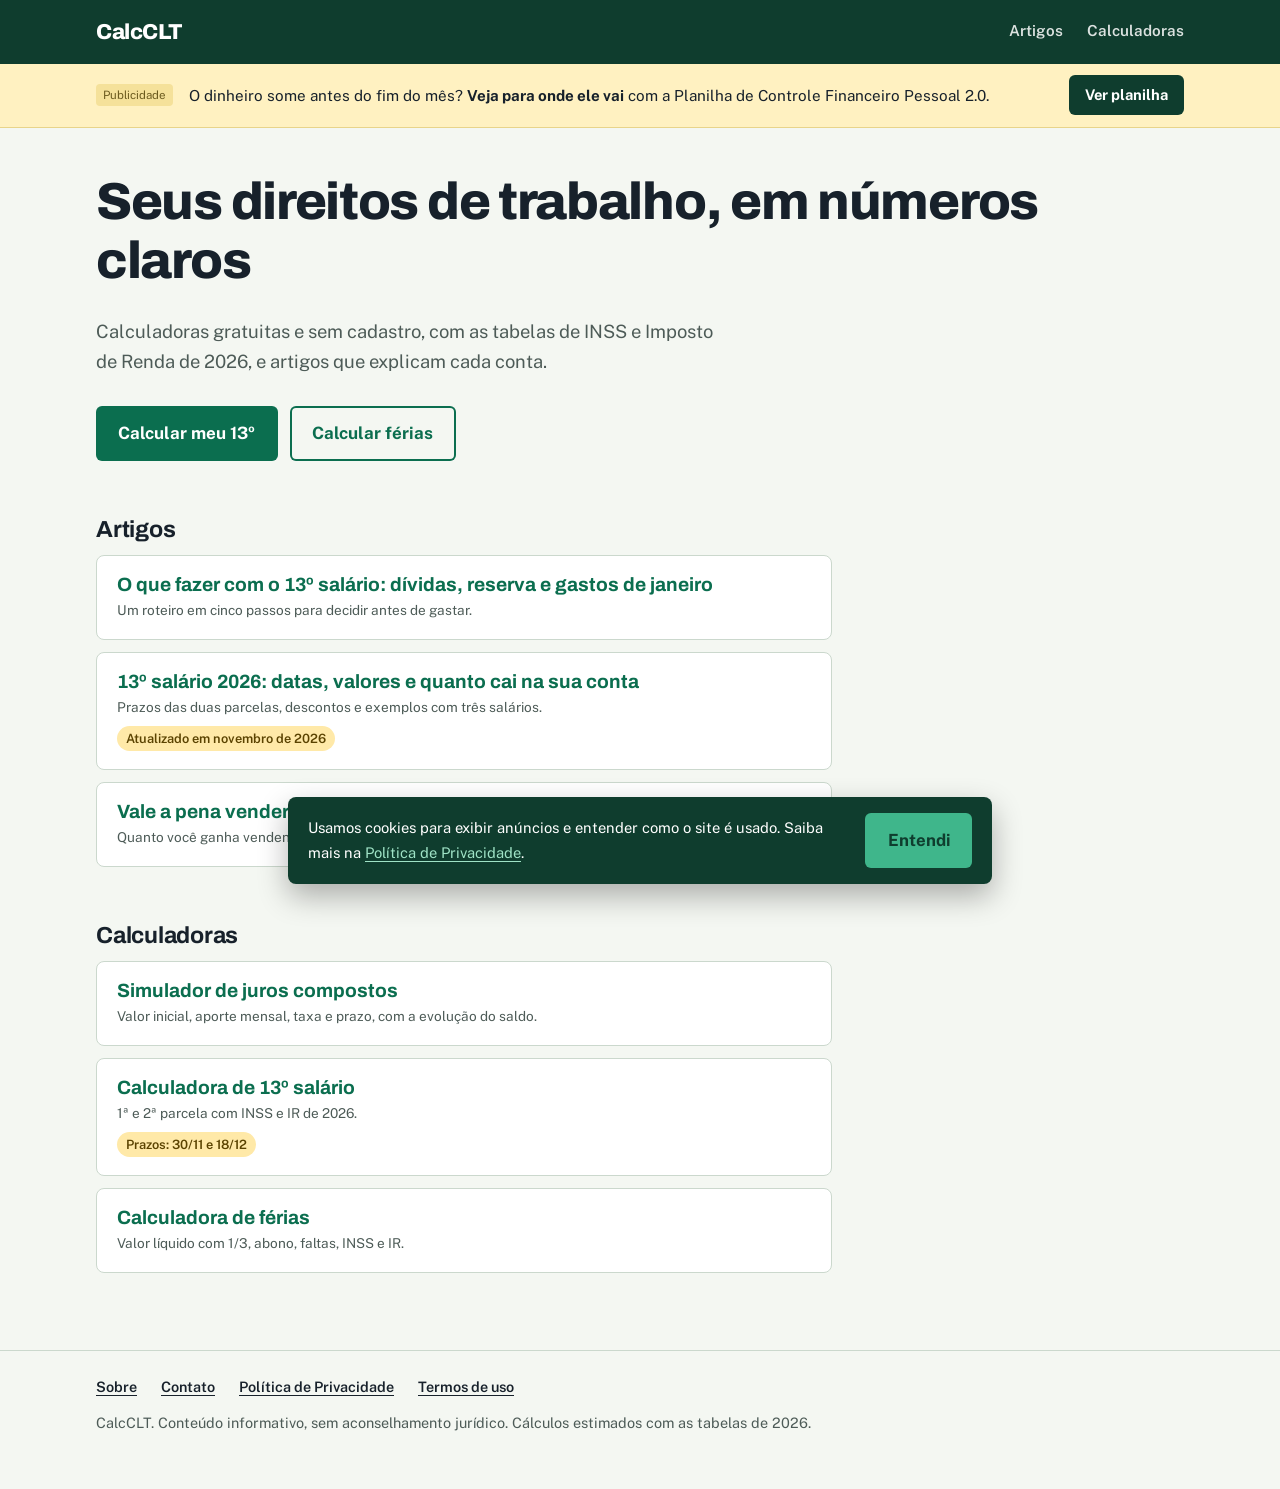
<file: index.html>
<!doctype html>
<html lang="pt-BR">
<head>
<meta charset="utf-8">
<meta name="viewport" content="width=device-width, initial-scale=1">
<title>CalcCLT: calculadoras e guias de direitos trabalhistas</title>
<meta name="description" content="Calculadoras gratuitas e artigos em linguagem simples para quem trabalha de carteira assinada, com as tabelas de 2026.">
<link rel="preconnect" href="https://fonts.googleapis.com">
<link href="https://fonts.googleapis.com/css2?family=Archivo:wght@700;800&family=Public+Sans:wght@400;600&display=swap" rel="stylesheet">
<link rel="stylesheet" href="style.css">
<meta name="google-adsense-account" content="ca-pub-XXXXXXXXXXXXXXXX">
<script async src="https://pagead2.googlesyndication.com/pagead/js/adsbygoogle.js?client=ca-pub-XXXXXXXXXXXXXXXX" crossorigin="anonymous"></script>
</head>
<body>
<header class="top"><a class="brand" href="index.html">CalcCLT</a><nav><a href="#artigos">Artigos</a><a href="#calculadoras">Calculadoras</a></nav></header>
<div class="faixa"><span class="pub">Publicidade</span><p>O dinheiro some antes do fim do mês? <strong>Veja para onde ele vai</strong> com a Planilha de Controle Financeiro Pessoal 2.0.</p><a href="https://kiwify.app/4efmrbJ?afid=MNd0aohr" target="_blank" rel="sponsored nofollow noopener">Ver planilha</a></div>
<main>
  <h1>Seus direitos de trabalho, em números claros</h1>
  <p class="lead">Calculadoras gratuitas e sem cadastro, com as tabelas de INSS e Imposto de Renda de 2026, e artigos que explicam cada conta.</p>
  <div class="actions"><a class="cta" href="13o.html">Calcular meu 13º</a><a class="cta alt" href="ferias.html">Calcular férias</a></div>

  <section id="artigos">
    <h2>Artigos</h2>
    <ul class="tools">
      <li><a href="artigo-o-que-fazer-com-13o.html">O que fazer com o 13º salário: dívidas, reserva e gastos de janeiro</a><p class="hint">Um roteiro em cinco passos para decidir antes de gastar.</p></li>
      <li><a href="artigo-13o-salario-2026.html">13º salário 2026: datas, valores e quanto cai na sua conta</a><p class="hint">Prazos das duas parcelas, descontos e exemplos com três salários.</p><span class="tag">Atualizado em novembro de 2026</span></li>
      <li><a href="artigo-vender-ferias.html">Vale a pena vender 10 dias de férias? A conta completa</a><p class="hint">Quanto você ganha vendendo, por que o abono não paga desconto e quando não compensa.</p></li>
    </ul>
  </section>

  <section id="calculadoras">
    <h2>Calculadoras</h2>
    <ul class="tools">
      <li><a href="juros.html">Simulador de juros compostos</a><p class="hint">Valor inicial, aporte mensal, taxa e prazo, com a evolução do saldo.</p></li>
      <li><a href="13o.html">Calculadora de 13º salário</a><p class="hint">1ª e 2ª parcela com INSS e IR de 2026.</p><span class="tag">Prazos: 30/11 e 18/12</span></li>
      <li><a href="ferias.html">Calculadora de férias</a><p class="hint">Valor líquido com 1/3, abono, faltas, INSS e IR.</p></li>
    </ul>
  </section>

<div class="ad" aria-label="Publicidade"><small>Publicidade</small><ins class="adsbygoogle" style="display:block" data-ad-client="ca-pub-XXXXXXXXXXXXXXXX" data-ad-slot="SLOT_FIM" data-ad-format="auto" data-full-width-responsive="true"></ins><script>(adsbygoogle=window.adsbygoogle||[]).push({});</script></div>
</main>
<footer><nav class="foot"><a href="sobre.html">Sobre</a><a href="contato.html">Contato</a><a href="privacidade.html">Política de Privacidade</a><a href="termos.html">Termos de uso</a></nav><p>CalcCLT. Conteúdo informativo, sem aconselhamento jurídico. Cálculos estimados com as tabelas de 2026.</p></footer>
<script src="cookies.js" defer></script>
</body>
</html>
</file>
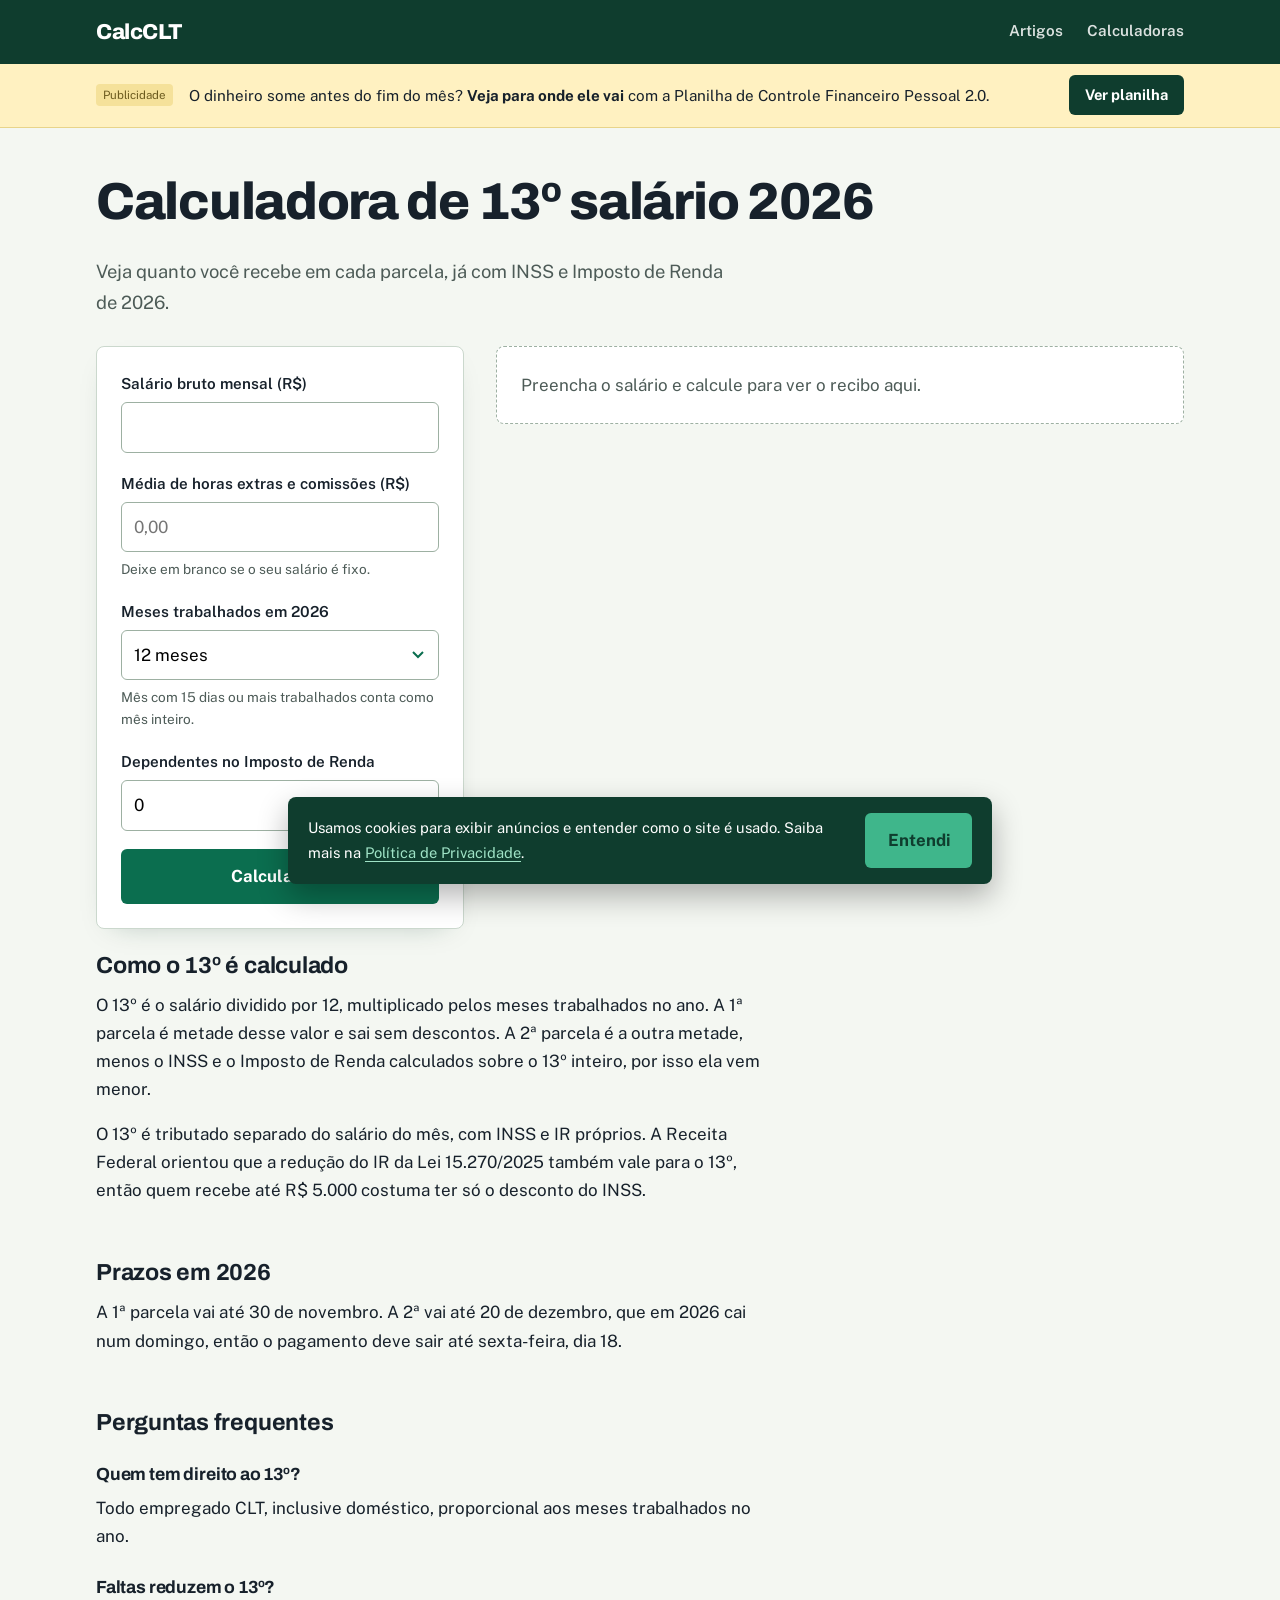
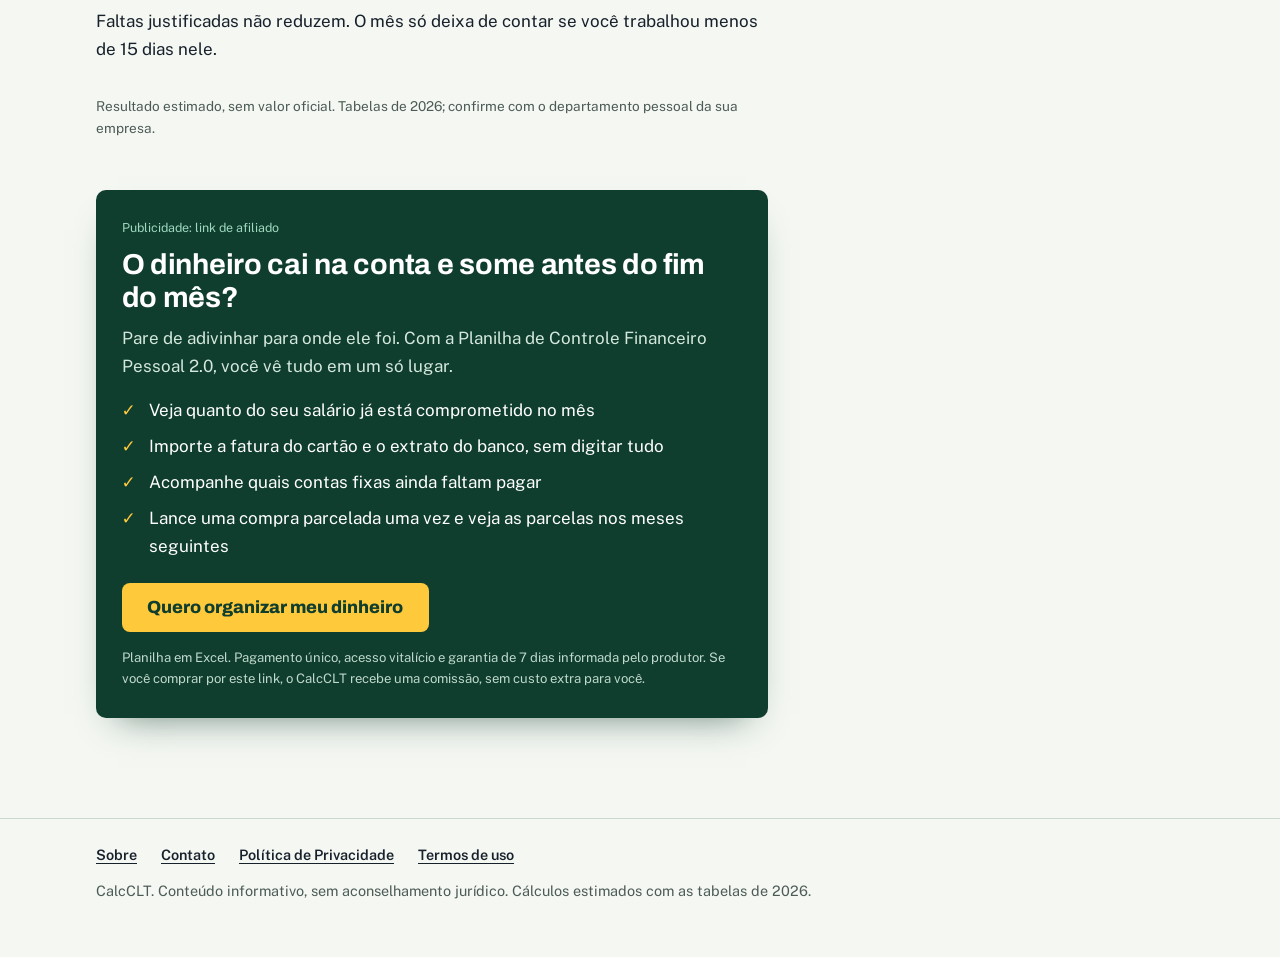
<file: 13o.html>
<!doctype html>
<html lang="pt-BR">
<head>
<meta charset="utf-8">
<meta name="viewport" content="width=device-width, initial-scale=1">
<title>Calculadora de 13º salário 2026: 1ª e 2ª parcela com INSS e IR</title>
<meta name="description" content="Calcule o seu 13º salário de 2026: valor proporcional, 1ª e 2ª parcela, INSS e Imposto de Renda com a nova isenção até R$ 5.000.">
<link rel="preconnect" href="https://fonts.googleapis.com">
<link href="https://fonts.googleapis.com/css2?family=Archivo:wght@700;800&family=Public+Sans:wght@400;600&display=swap" rel="stylesheet">
<link rel="stylesheet" href="style.css">
<meta name="google-adsense-account" content="ca-pub-XXXXXXXXXXXXXXXX">
<script async src="https://pagead2.googlesyndication.com/pagead/js/adsbygoogle.js?client=ca-pub-XXXXXXXXXXXXXXXX" crossorigin="anonymous"></script>
</head>
<body>
<header class="top"><a class="brand" href="index.html">CalcCLT</a><nav><a href="index.html#artigos">Artigos</a><a href="index.html#calculadoras">Calculadoras</a></nav></header>
<div class="faixa"><span class="pub">Publicidade</span><p>O dinheiro some antes do fim do mês? <strong>Veja para onde ele vai</strong> com a Planilha de Controle Financeiro Pessoal 2.0.</p><a href="https://kiwify.app/4efmrbJ?afid=MNd0aohr" target="_blank" rel="sponsored nofollow noopener">Ver planilha</a></div>
<main>
  <h1>Calculadora de 13º salário 2026</h1>
  <p class="lead">Veja quanto você recebe em cada parcela, já com INSS e Imposto de Renda de 2026.</p>
  <div class="grid">
    <form id="form">
      <div class="field"><label for="salario">Salário bruto mensal (R$)</label>
        <input id="salario" type="number" min="0" step="0.01" inputmode="decimal" required></div>
      <div class="field"><label for="variavel">Média de horas extras e comissões (R$)</label>
        <input id="variavel" type="number" min="0" step="0.01" inputmode="decimal" placeholder="0,00">
        <p class="hint">Deixe em branco se o seu salário é fixo.</p></div>
      <div class="field"><label for="meses">Meses trabalhados em 2026</label>
        <select id="meses"><option value="12">12 meses</option><option value="11">11 meses</option><option value="10">10 meses</option><option value="9">9 meses</option><option value="8">8 meses</option><option value="7">7 meses</option><option value="6">6 meses</option><option value="5">5 meses</option><option value="4">4 meses</option><option value="3">3 meses</option><option value="2">2 meses</option><option value="1">1 meses</option></select>
        <p class="hint">Mês com 15 dias ou mais trabalhados conta como mês inteiro.</p></div>
      <div class="field"><label for="dependentes">Dependentes no Imposto de Renda</label>
        <input id="dependentes" type="number" min="0" step="1" value="0"></div>
      <button type="submit">Calcular 13º</button>
    </form>
    <div class="sticky" id="resultado" aria-live="polite"><p class="msg">Preencha o salário e calcule para ver o recibo aqui.</p></div>
  </div>
  <div class="ad" aria-label="Publicidade"><small>Publicidade</small><ins class="adsbygoogle" style="display:block" data-ad-client="ca-pub-XXXXXXXXXXXXXXXX" data-ad-slot="SLOT_TOPO" data-ad-format="auto" data-full-width-responsive="true"></ins><script>(adsbygoogle=window.adsbygoogle||[]).push({});</script></div>
  <section class="prose">
    <h2>Como o 13º é calculado</h2>
    <p>O 13º é o salário dividido por 12, multiplicado pelos meses trabalhados no ano. A 1ª parcela é metade desse valor e sai sem descontos. A 2ª parcela é a outra metade, menos o INSS e o Imposto de Renda calculados sobre o 13º inteiro, por isso ela vem menor.</p>
    <p>O 13º é tributado separado do salário do mês, com INSS e IR próprios. A Receita Federal orientou que a redução do IR da Lei 15.270/2025 também vale para o 13º, então quem recebe até R$ 5.000 costuma ter só o desconto do INSS.</p>
    <h2>Prazos em 2026</h2>
    <p>A 1ª parcela vai até 30 de novembro. A 2ª vai até 20 de dezembro, que em 2026 cai num domingo, então o pagamento deve sair até sexta-feira, dia 18.</p>
    <h2>Perguntas frequentes</h2>
    <h3>Quem tem direito ao 13º?</h3>
    <p>Todo empregado CLT, inclusive doméstico, proporcional aos meses trabalhados no ano.</p>
    <h3>Faltas reduzem o 13º?</h3>
    <p>Faltas justificadas não reduzem. O mês só deixa de contar se você trabalhou menos de 15 dias nele.</p>
    <p class="note" style="padding-left:0">Resultado estimado, sem valor oficial. Tabelas de 2026; confirme com o departamento pessoal da sua empresa.</p>
  </section>
<aside class="oferta" aria-label="Publicidade">
<p class="pub">Publicidade: link de afiliado</p>
<h3>O dinheiro cai na conta e some antes do fim do mês?</h3>
<p class="sub">Pare de adivinhar para onde ele foi. Com a Planilha de Controle Financeiro Pessoal 2.0, você vê tudo em um só lugar.</p>
<ul>
<li>Veja quanto do seu salário já está comprometido no mês</li>
<li>Importe a fatura do cartão e o extrato do banco, sem digitar tudo</li>
<li>Acompanhe quais contas fixas ainda faltam pagar</li>
<li>Lance uma compra parcelada uma vez e veja as parcelas nos meses seguintes</li>
</ul>
<a class="btn" href="https://kiwify.app/4efmrbJ?afid=MNd0aohr" target="_blank" rel="sponsored nofollow noopener">Quero organizar meu dinheiro</a>
<p class="micro">Planilha em Excel. Pagamento único, acesso vitalício e garantia de 7 dias informada pelo produtor. Se você comprar por este link, o CalcCLT recebe uma comissão, sem custo extra para você.</p>
</aside>
<div class="ad" aria-label="Publicidade"><small>Publicidade</small><ins class="adsbygoogle" style="display:block" data-ad-client="ca-pub-XXXXXXXXXXXXXXXX" data-ad-slot="SLOT_FIM" data-ad-format="auto" data-full-width-responsive="true"></ins><script>(adsbygoogle=window.adsbygoogle||[]).push({});</script></div>
</main>
<footer><nav class="foot"><a href="sobre.html">Sobre</a><a href="contato.html">Contato</a><a href="privacidade.html">Política de Privacidade</a><a href="termos.html">Termos de uso</a></nav><p>CalcCLT. Conteúdo informativo, sem aconselhamento jurídico. Cálculos estimados com as tabelas de 2026.</p></footer>
<script src="cookies.js" defer></script>
<script src="tabelas.js"></script>
<script src="13o.js"></script>
</body>
</html>
</file>
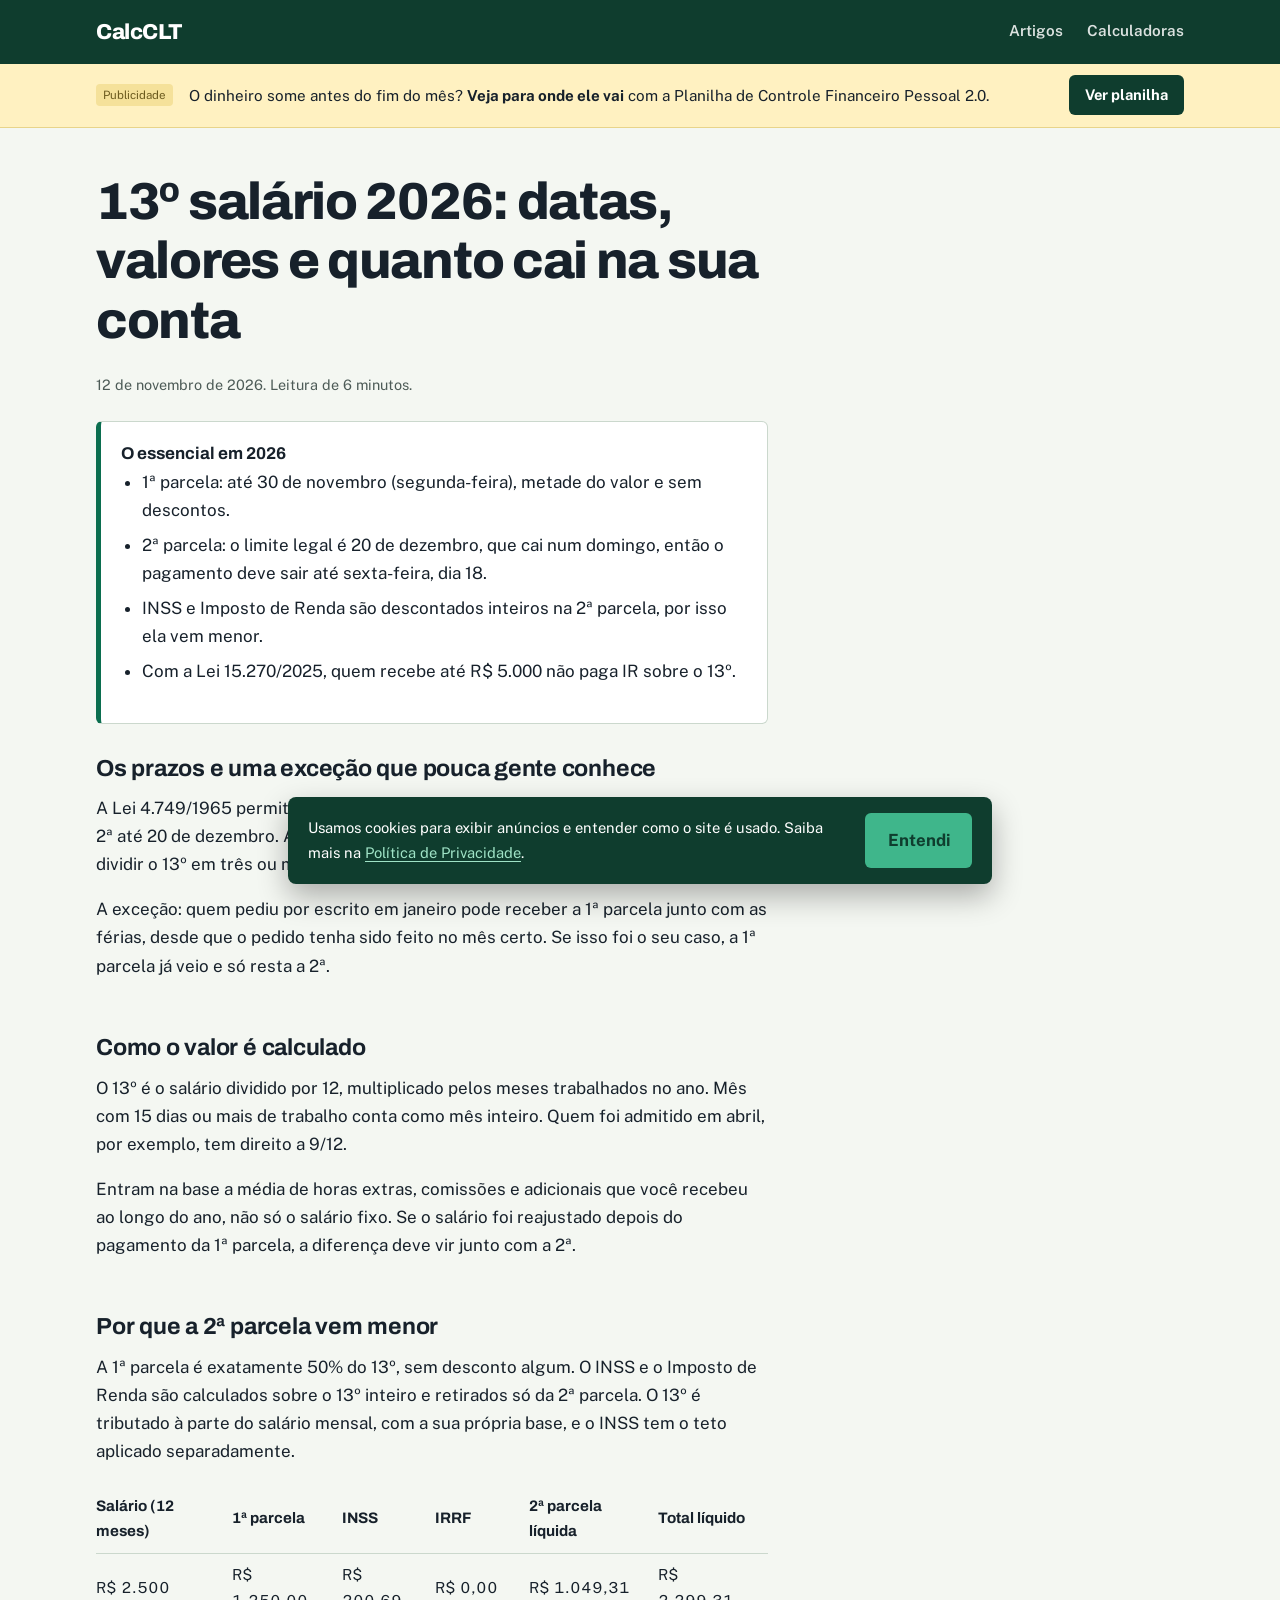
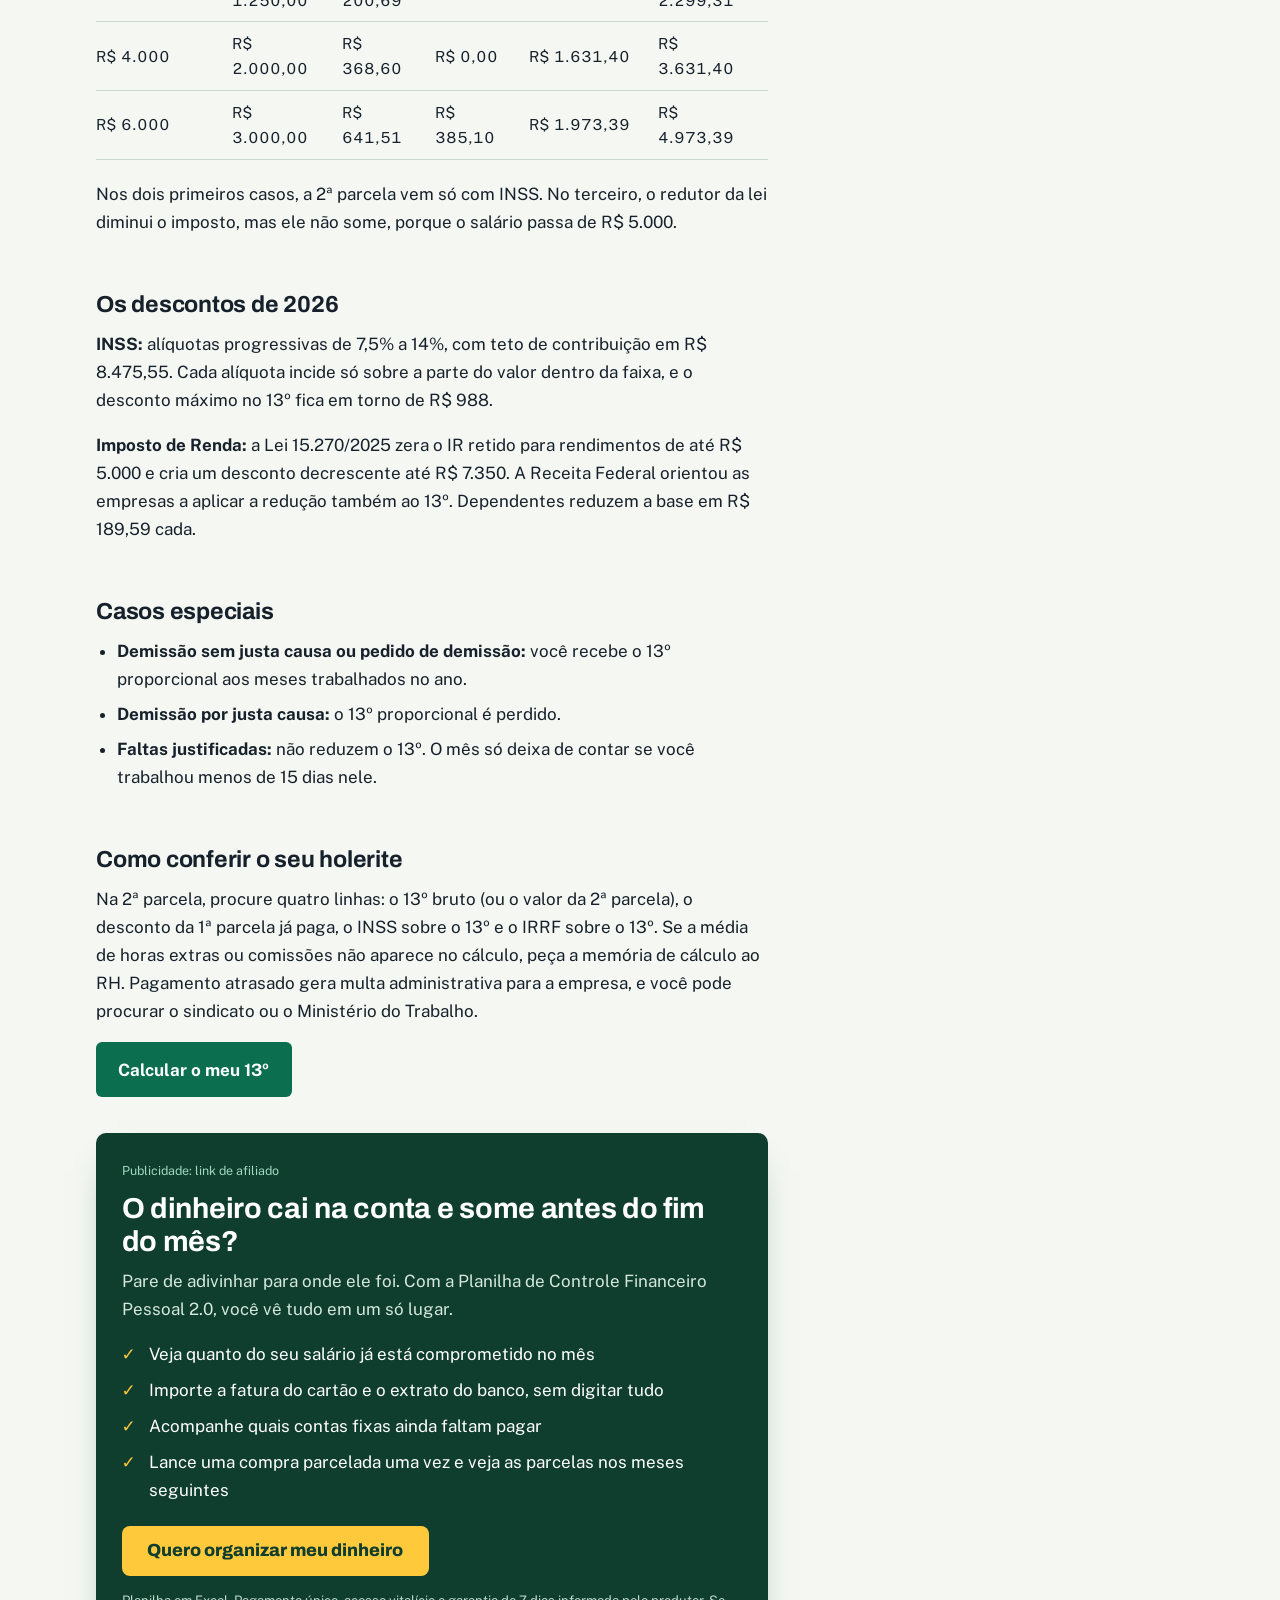
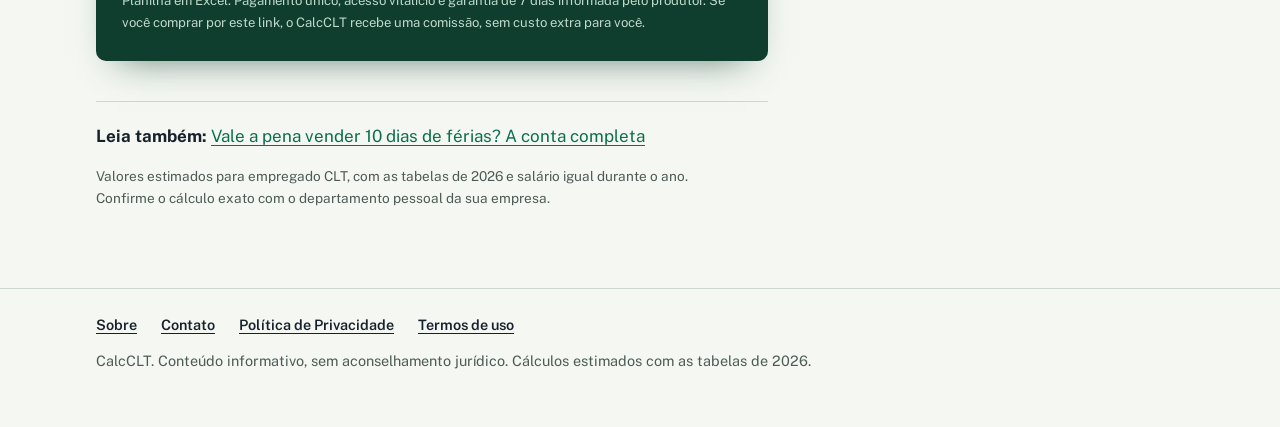
<file: artigo-13o-salario-2026.html>
<!doctype html>
<html lang="pt-BR">
<head>
<meta charset="utf-8">
<meta name="viewport" content="width=device-width, initial-scale=1">
<title>13º salário 2026: datas, valores e quanto cai na sua conta | CalcCLT</title>
<meta name="description" content="Datas das duas parcelas do 13º em 2026, como o valor é calculado, por que a 2ª parcela vem menor e como fica o Imposto de Renda com a nova isenção até R$ 5.000.">
<link rel="preconnect" href="https://fonts.googleapis.com">
<link href="https://fonts.googleapis.com/css2?family=Archivo:wght@700;800&family=Public+Sans:wght@400;600&display=swap" rel="stylesheet">
<link rel="stylesheet" href="style.css">
<script type="application/ld+json">{"@context":"https://schema.org","@type":"Article","headline":"13º salário 2026: datas, valores e quanto cai na sua conta","datePublished":"2026-11-12","inLanguage":"pt-BR"}</script>
<meta name="google-adsense-account" content="ca-pub-XXXXXXXXXXXXXXXX">
<script async src="https://pagead2.googlesyndication.com/pagead/js/adsbygoogle.js?client=ca-pub-XXXXXXXXXXXXXXXX" crossorigin="anonymous"></script>
</head>
<body>
<header class="top"><a class="brand" href="index.html">CalcCLT</a><nav><a href="index.html#artigos">Artigos</a><a href="index.html#calculadoras">Calculadoras</a></nav></header>
<div class="faixa"><span class="pub">Publicidade</span><p>O dinheiro some antes do fim do mês? <strong>Veja para onde ele vai</strong> com a Planilha de Controle Financeiro Pessoal 2.0.</p><a href="https://kiwify.app/4efmrbJ?afid=MNd0aohr" target="_blank" rel="sponsored nofollow noopener">Ver planilha</a></div>
<main>
<article class="prose">
<h1>13º salário 2026: datas, valores e quanto cai na sua conta</h1>
<p class="post-meta">12 de novembro de 2026. Leitura de 6 minutos.</p>

<div class="callout"><strong>O essencial em 2026</strong>
<ul>
<li>1ª parcela: até 30 de novembro (segunda-feira), metade do valor e sem descontos.</li>
<li>2ª parcela: o limite legal é 20 de dezembro, que cai num domingo, então o pagamento deve sair até sexta-feira, dia 18.</li>
<li>INSS e Imposto de Renda são descontados inteiros na 2ª parcela, por isso ela vem menor.</li>
<li>Com a Lei 15.270/2025, quem recebe até R$ 5.000 não paga IR sobre o 13º.</li>
</ul></div>
<div class="ad" aria-label="Publicidade"><small>Publicidade</small><ins class="adsbygoogle" style="display:block" data-ad-client="ca-pub-XXXXXXXXXXXXXXXX" data-ad-slot="SLOT_MEIO" data-ad-format="auto" data-full-width-responsive="true"></ins><script>(adsbygoogle=window.adsbygoogle||[]).push({});</script></div>

<h2>Os prazos e uma exceção que pouca gente conhece</h2>
<p>A Lei 4.749/1965 permite pagar a 1ª parcela entre fevereiro e 30 de novembro, e a 2ª até 20 de dezembro. A empresa não pode empurrar o saldo para janeiro nem dividir o 13º em três ou mais vezes.</p>
<p>A exceção: quem pediu por escrito em janeiro pode receber a 1ª parcela junto com as férias, desde que o pedido tenha sido feito no mês certo. Se isso foi o seu caso, a 1ª parcela já veio e só resta a 2ª.</p>

<h2>Como o valor é calculado</h2>
<p>O 13º é o salário dividido por 12, multiplicado pelos meses trabalhados no ano. Mês com 15 dias ou mais de trabalho conta como mês inteiro. Quem foi admitido em abril, por exemplo, tem direito a 9/12.</p>
<p>Entram na base a média de horas extras, comissões e adicionais que você recebeu ao longo do ano, não só o salário fixo. Se o salário foi reajustado depois do pagamento da 1ª parcela, a diferença deve vir junto com a 2ª.</p>

<h2>Por que a 2ª parcela vem menor</h2>
<p>A 1ª parcela é exatamente 50% do 13º, sem desconto algum. O INSS e o Imposto de Renda são calculados sobre o 13º inteiro e retirados só da 2ª parcela. O 13º é tributado à parte do salário mensal, com a sua própria base, e o INSS tem o teto aplicado separadamente.</p>
<table>
<tr><th>Salário (12 meses)</th><th>1ª parcela</th><th>INSS</th><th>IRRF</th><th>2ª parcela líquida</th><th>Total líquido</th></tr>
<tr><td>R$ 2.500</td><td>R$ 1.250,00</td><td>R$ 200,69</td><td>R$ 0,00</td><td>R$ 1.049,31</td><td>R$ 2.299,31</td></tr>
<tr><td>R$ 4.000</td><td>R$ 2.000,00</td><td>R$ 368,60</td><td>R$ 0,00</td><td>R$ 1.631,40</td><td>R$ 3.631,40</td></tr>
<tr><td>R$ 6.000</td><td>R$ 3.000,00</td><td>R$ 641,51</td><td>R$ 385,10</td><td>R$ 1.973,39</td><td>R$ 4.973,39</td></tr>
</table>
<p>Nos dois primeiros casos, a 2ª parcela vem só com INSS. No terceiro, o redutor da lei diminui o imposto, mas ele não some, porque o salário passa de R$ 5.000.</p>

<h2>Os descontos de 2026</h2>
<p><strong>INSS:</strong> alíquotas progressivas de 7,5% a 14%, com teto de contribuição em R$ 8.475,55. Cada alíquota incide só sobre a parte do valor dentro da faixa, e o desconto máximo no 13º fica em torno de R$ 988.</p>
<p><strong>Imposto de Renda:</strong> a Lei 15.270/2025 zera o IR retido para rendimentos de até R$ 5.000 e cria um desconto decrescente até R$ 7.350. A Receita Federal orientou as empresas a aplicar a redução também ao 13º. Dependentes reduzem a base em R$ 189,59 cada.</p>

<h2>Casos especiais</h2>
<ul>
<li><strong>Demissão sem justa causa ou pedido de demissão:</strong> você recebe o 13º proporcional aos meses trabalhados no ano.</li>
<li><strong>Demissão por justa causa:</strong> o 13º proporcional é perdido.</li>
<li><strong>Faltas justificadas:</strong> não reduzem o 13º. O mês só deixa de contar se você trabalhou menos de 15 dias nele.</li>
</ul>

<h2>Como conferir o seu holerite</h2>
<p>Na 2ª parcela, procure quatro linhas: o 13º bruto (ou o valor da 2ª parcela), o desconto da 1ª parcela já paga, o INSS sobre o 13º e o IRRF sobre o 13º. Se a média de horas extras ou comissões não aparece no cálculo, peça a memória de cálculo ao RH. Pagamento atrasado gera multa administrativa para a empresa, e você pode procurar o sindicato ou o Ministério do Trabalho.</p>

<p><a class="cta" href="13o.html">Calcular o meu 13º</a></p>
<aside class="oferta" aria-label="Publicidade">
<p class="pub">Publicidade: link de afiliado</p>
<h3>O dinheiro cai na conta e some antes do fim do mês?</h3>
<p class="sub">Pare de adivinhar para onde ele foi. Com a Planilha de Controle Financeiro Pessoal 2.0, você vê tudo em um só lugar.</p>
<ul>
<li>Veja quanto do seu salário já está comprometido no mês</li>
<li>Importe a fatura do cartão e o extrato do banco, sem digitar tudo</li>
<li>Acompanhe quais contas fixas ainda faltam pagar</li>
<li>Lance uma compra parcelada uma vez e veja as parcelas nos meses seguintes</li>
</ul>
<a class="btn" href="https://kiwify.app/4efmrbJ?afid=MNd0aohr" target="_blank" rel="sponsored nofollow noopener">Quero organizar meu dinheiro</a>
<p class="micro">Planilha em Excel. Pagamento único, acesso vitalício e garantia de 7 dias informada pelo produtor. Se você comprar por este link, o CalcCLT recebe uma comissão, sem custo extra para você.</p>
</aside>
<div class="ad" aria-label="Publicidade"><small>Publicidade</small><ins class="adsbygoogle" style="display:block" data-ad-client="ca-pub-XXXXXXXXXXXXXXXX" data-ad-slot="SLOT_FIM" data-ad-format="auto" data-full-width-responsive="true"></ins><script>(adsbygoogle=window.adsbygoogle||[]).push({});</script></div>
<div class="related"><strong>Leia também:</strong> <a href="artigo-vender-ferias.html">Vale a pena vender 10 dias de férias? A conta completa</a></div>
<p class="note" style="padding-left:0">Valores estimados para empregado CLT, com as tabelas de 2026 e salário igual durante o ano. Confirme o cálculo exato com o departamento pessoal da sua empresa.</p>
</article>
</main>
<footer><nav class="foot"><a href="sobre.html">Sobre</a><a href="contato.html">Contato</a><a href="privacidade.html">Política de Privacidade</a><a href="termos.html">Termos de uso</a></nav><p>CalcCLT. Conteúdo informativo, sem aconselhamento jurídico. Cálculos estimados com as tabelas de 2026.</p></footer>
<script src="cookies.js" defer></script>
</body>
</html>
</file>
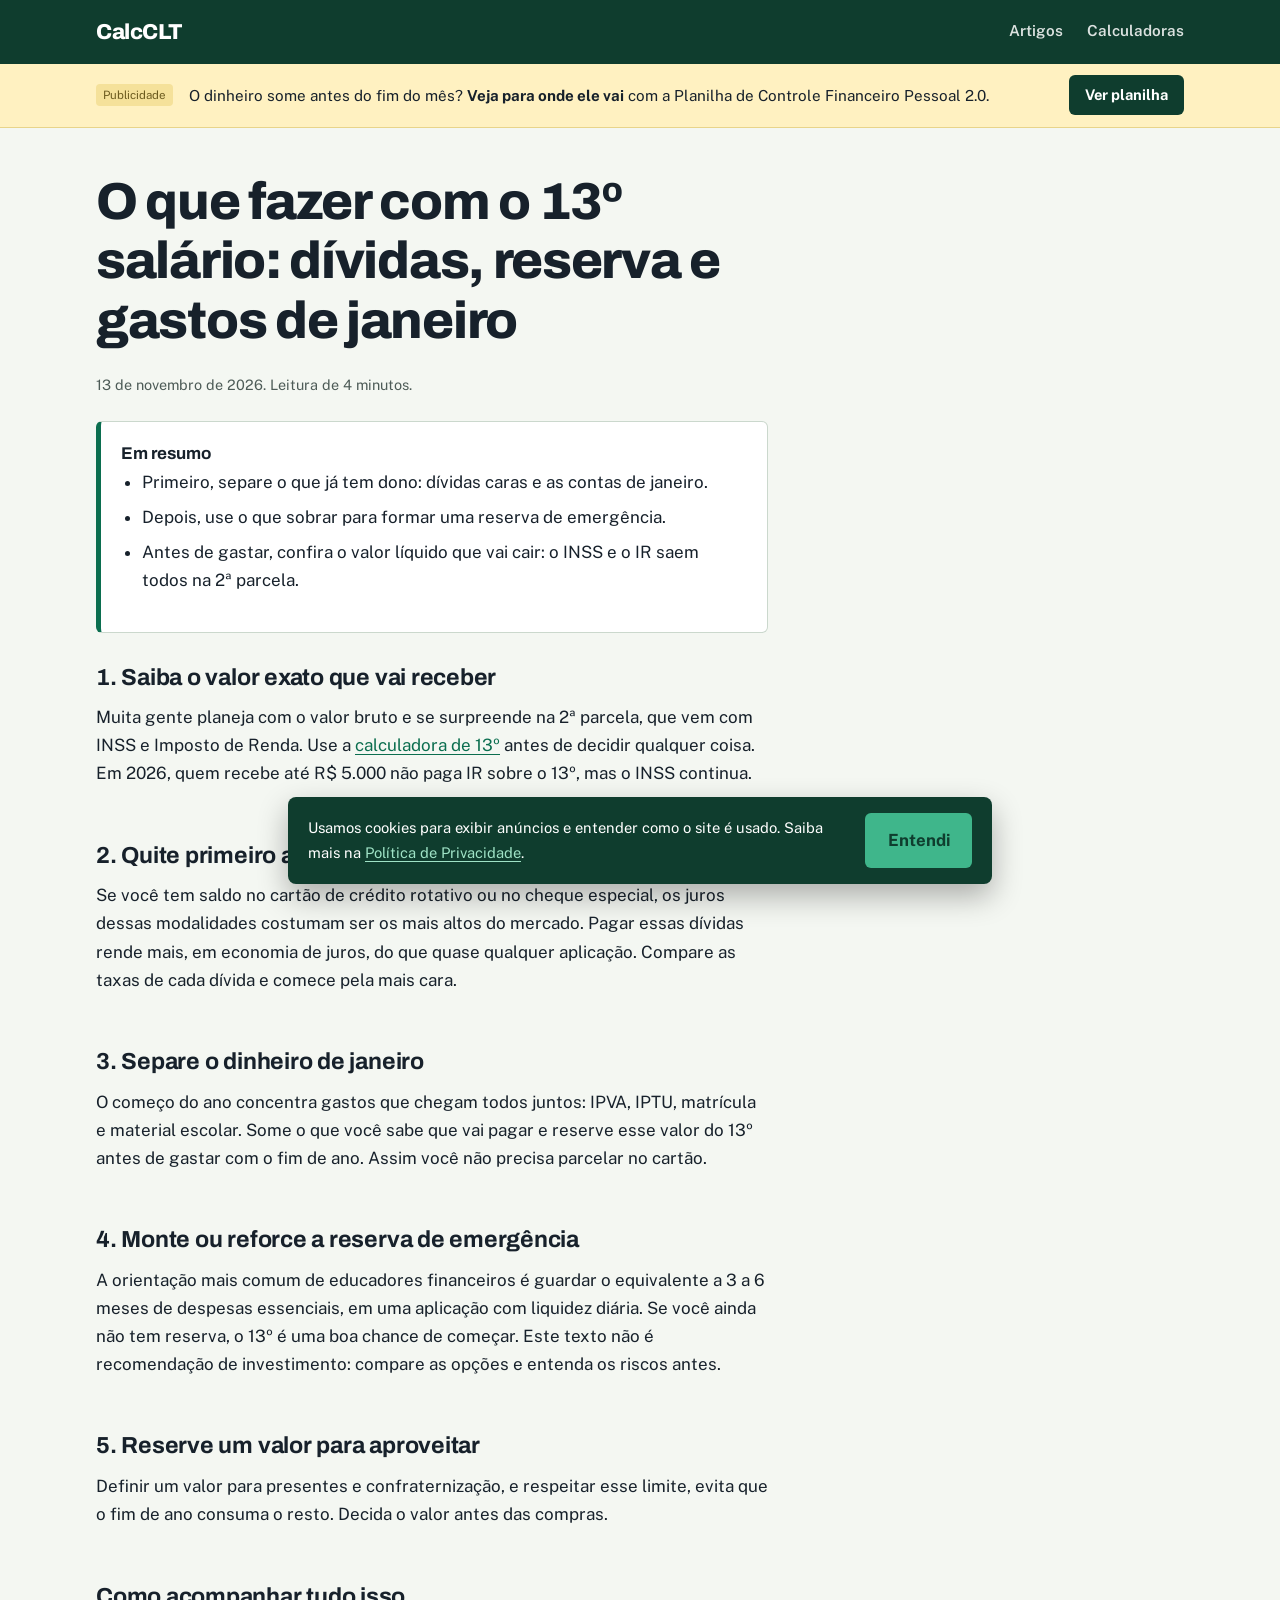
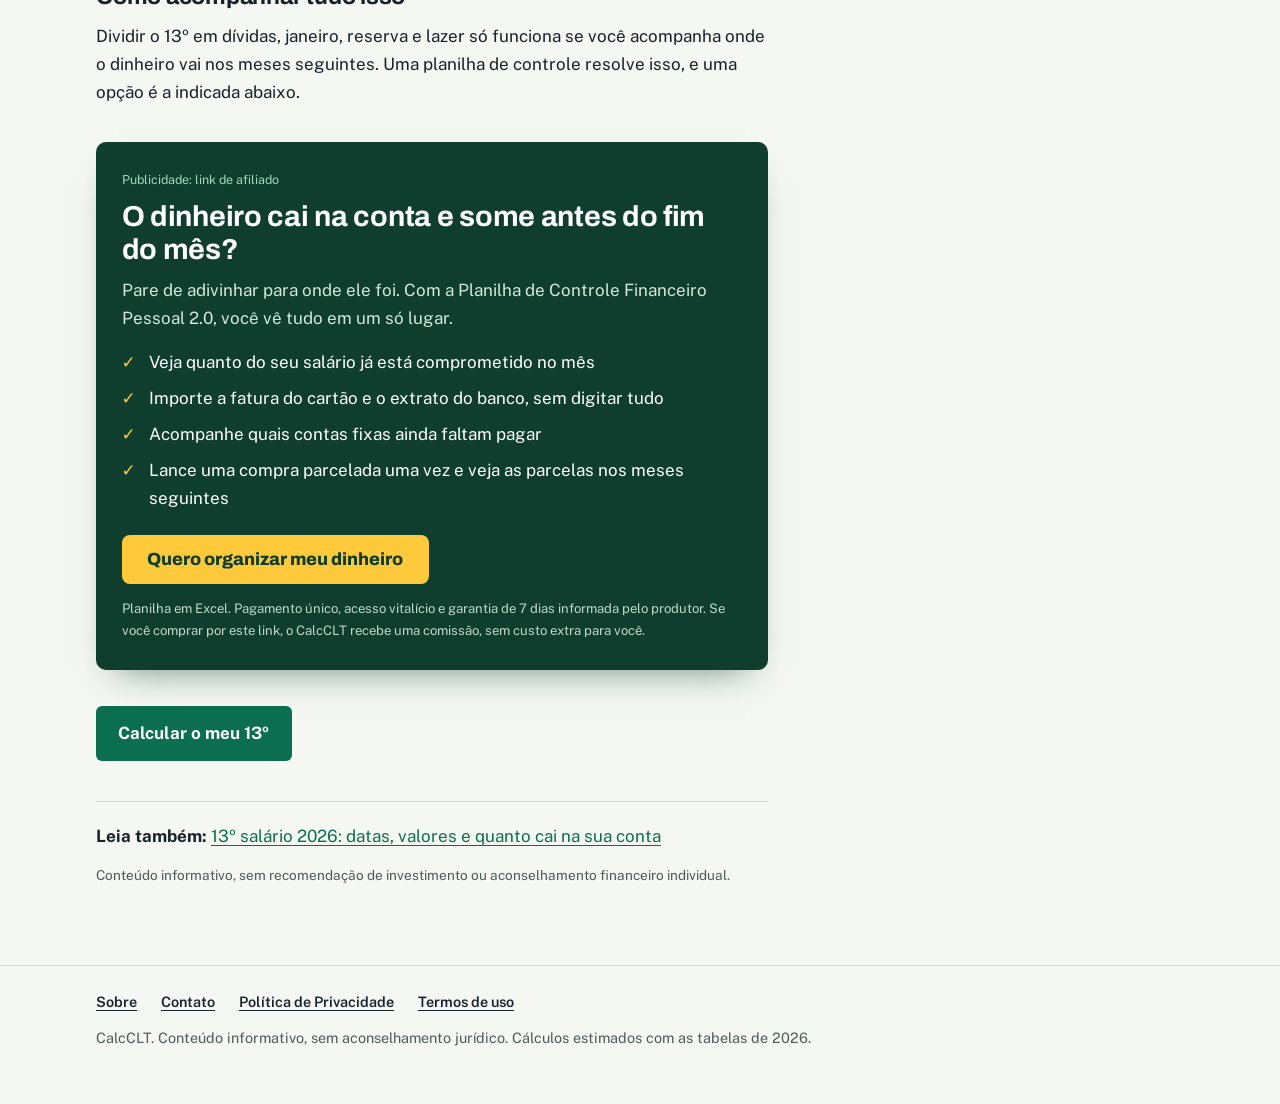
<file: artigo-o-que-fazer-com-13o.html>
<!doctype html>
<html lang="pt-BR">
<head>
<meta charset="utf-8">
<meta name="viewport" content="width=device-width, initial-scale=1">
<title>O que fazer com o 13º salário: dívidas, reserva e gastos de janeiro | CalcCLT</title>
<meta name="description" content="Roteiro prático para usar o 13º salário: quitar dívidas caras, montar reserva e separar o dinheiro dos gastos que chegam em janeiro.">
<link rel="preconnect" href="https://fonts.googleapis.com">
<link href="https://fonts.googleapis.com/css2?family=Archivo:wght@700;800&family=Public+Sans:wght@400;600&display=swap" rel="stylesheet">
<link rel="stylesheet" href="style.css">
<script type="application/ld+json">{"@context":"https://schema.org","@type":"Article","headline":"O que fazer com o 13º salário: dívidas, reserva e gastos de janeiro","datePublished":"2026-11-12","inLanguage":"pt-BR"}</script>
<meta name="google-adsense-account" content="ca-pub-XXXXXXXXXXXXXXXX">
<script async src="https://pagead2.googlesyndication.com/pagead/js/adsbygoogle.js?client=ca-pub-XXXXXXXXXXXXXXXX" crossorigin="anonymous"></script>
</head>
<body>
<header class="top"><a class="brand" href="index.html">CalcCLT</a><nav><a href="index.html#artigos">Artigos</a><a href="index.html#calculadoras">Calculadoras</a></nav></header>
<div class="faixa"><span class="pub">Publicidade</span><p>O dinheiro some antes do fim do mês? <strong>Veja para onde ele vai</strong> com a Planilha de Controle Financeiro Pessoal 2.0.</p><a href="https://kiwify.app/4efmrbJ?afid=MNd0aohr" target="_blank" rel="sponsored nofollow noopener">Ver planilha</a></div>
<main>
<article class="prose">
<h1>O que fazer com o 13º salário: dívidas, reserva e gastos de janeiro</h1>
<p class="post-meta">13 de novembro de 2026. Leitura de 4 minutos.</p>
<div class="callout"><strong>Em resumo</strong>
<ul>
<li>Primeiro, separe o que já tem dono: dívidas caras e as contas de janeiro.</li>
<li>Depois, use o que sobrar para formar uma reserva de emergência.</li>
<li>Antes de gastar, confira o valor líquido que vai cair: o INSS e o IR saem todos na 2ª parcela.</li>
</ul></div>
<div class="ad" aria-label="Publicidade"><small>Publicidade</small><ins class="adsbygoogle" style="display:block" data-ad-client="ca-pub-XXXXXXXXXXXXXXXX" data-ad-slot="SLOT_MEIO" data-ad-format="auto" data-full-width-responsive="true"></ins><script>(adsbygoogle=window.adsbygoogle||[]).push({});</script></div>
<h2>1. Saiba o valor exato que vai receber</h2>
<p>Muita gente planeja com o valor bruto e se surpreende na 2ª parcela, que vem com INSS e Imposto de Renda. Use a <a href="13o.html">calculadora de 13º</a> antes de decidir qualquer coisa. Em 2026, quem recebe até R$ 5.000 não paga IR sobre o 13º, mas o INSS continua.</p>
<h2>2. Quite primeiro as dívidas mais caras</h2>
<p>Se você tem saldo no cartão de crédito rotativo ou no cheque especial, os juros dessas modalidades costumam ser os mais altos do mercado. Pagar essas dívidas rende mais, em economia de juros, do que quase qualquer aplicação. Compare as taxas de cada dívida e comece pela mais cara.</p>
<h2>3. Separe o dinheiro de janeiro</h2>
<p>O começo do ano concentra gastos que chegam todos juntos: IPVA, IPTU, matrícula e material escolar. Some o que você sabe que vai pagar e reserve esse valor do 13º antes de gastar com o fim de ano. Assim você não precisa parcelar no cartão.</p>
<h2>4. Monte ou reforce a reserva de emergência</h2>
<p>A orientação mais comum de educadores financeiros é guardar o equivalente a 3 a 6 meses de despesas essenciais, em uma aplicação com liquidez diária. Se você ainda não tem reserva, o 13º é uma boa chance de começar. Este texto não é recomendação de investimento: compare as opções e entenda os riscos antes.</p>
<h2>5. Reserve um valor para aproveitar</h2>
<p>Definir um valor para presentes e confraternização, e respeitar esse limite, evita que o fim de ano consuma o resto. Decida o valor antes das compras.</p>
<h2>Como acompanhar tudo isso</h2>
<p>Dividir o 13º em dívidas, janeiro, reserva e lazer só funciona se você acompanha onde o dinheiro vai nos meses seguintes. Uma planilha de controle resolve isso, e uma opção é a indicada abaixo.</p>
<aside class="oferta" aria-label="Publicidade">
<p class="pub">Publicidade: link de afiliado</p>
<h3>O dinheiro cai na conta e some antes do fim do mês?</h3>
<p class="sub">Pare de adivinhar para onde ele foi. Com a Planilha de Controle Financeiro Pessoal 2.0, você vê tudo em um só lugar.</p>
<ul>
<li>Veja quanto do seu salário já está comprometido no mês</li>
<li>Importe a fatura do cartão e o extrato do banco, sem digitar tudo</li>
<li>Acompanhe quais contas fixas ainda faltam pagar</li>
<li>Lance uma compra parcelada uma vez e veja as parcelas nos meses seguintes</li>
</ul>
<a class="btn" href="https://kiwify.app/4efmrbJ?afid=MNd0aohr" target="_blank" rel="sponsored nofollow noopener">Quero organizar meu dinheiro</a>
<p class="micro">Planilha em Excel. Pagamento único, acesso vitalício e garantia de 7 dias informada pelo produtor. Se você comprar por este link, o CalcCLT recebe uma comissão, sem custo extra para você.</p>
</aside>
<div class="ad" aria-label="Publicidade"><small>Publicidade</small><ins class="adsbygoogle" style="display:block" data-ad-client="ca-pub-XXXXXXXXXXXXXXXX" data-ad-slot="SLOT_FIM" data-ad-format="auto" data-full-width-responsive="true"></ins><script>(adsbygoogle=window.adsbygoogle||[]).push({});</script></div>
<p><a class="cta" href="13o.html">Calcular o meu 13º</a></p>
<div class="related"><strong>Leia também:</strong> <a href="artigo-13o-salario-2026.html">13º salário 2026: datas, valores e quanto cai na sua conta</a></div>
<p class="note" style="padding-left:0">Conteúdo informativo, sem recomendação de investimento ou aconselhamento financeiro individual.</p>
</article>
</main>
<footer><nav class="foot"><a href="sobre.html">Sobre</a><a href="contato.html">Contato</a><a href="privacidade.html">Política de Privacidade</a><a href="termos.html">Termos de uso</a></nav><p>CalcCLT. Conteúdo informativo, sem aconselhamento jurídico. Cálculos estimados com as tabelas de 2026.</p></footer>
<script src="cookies.js" defer></script>
</body>
</html>
</file>
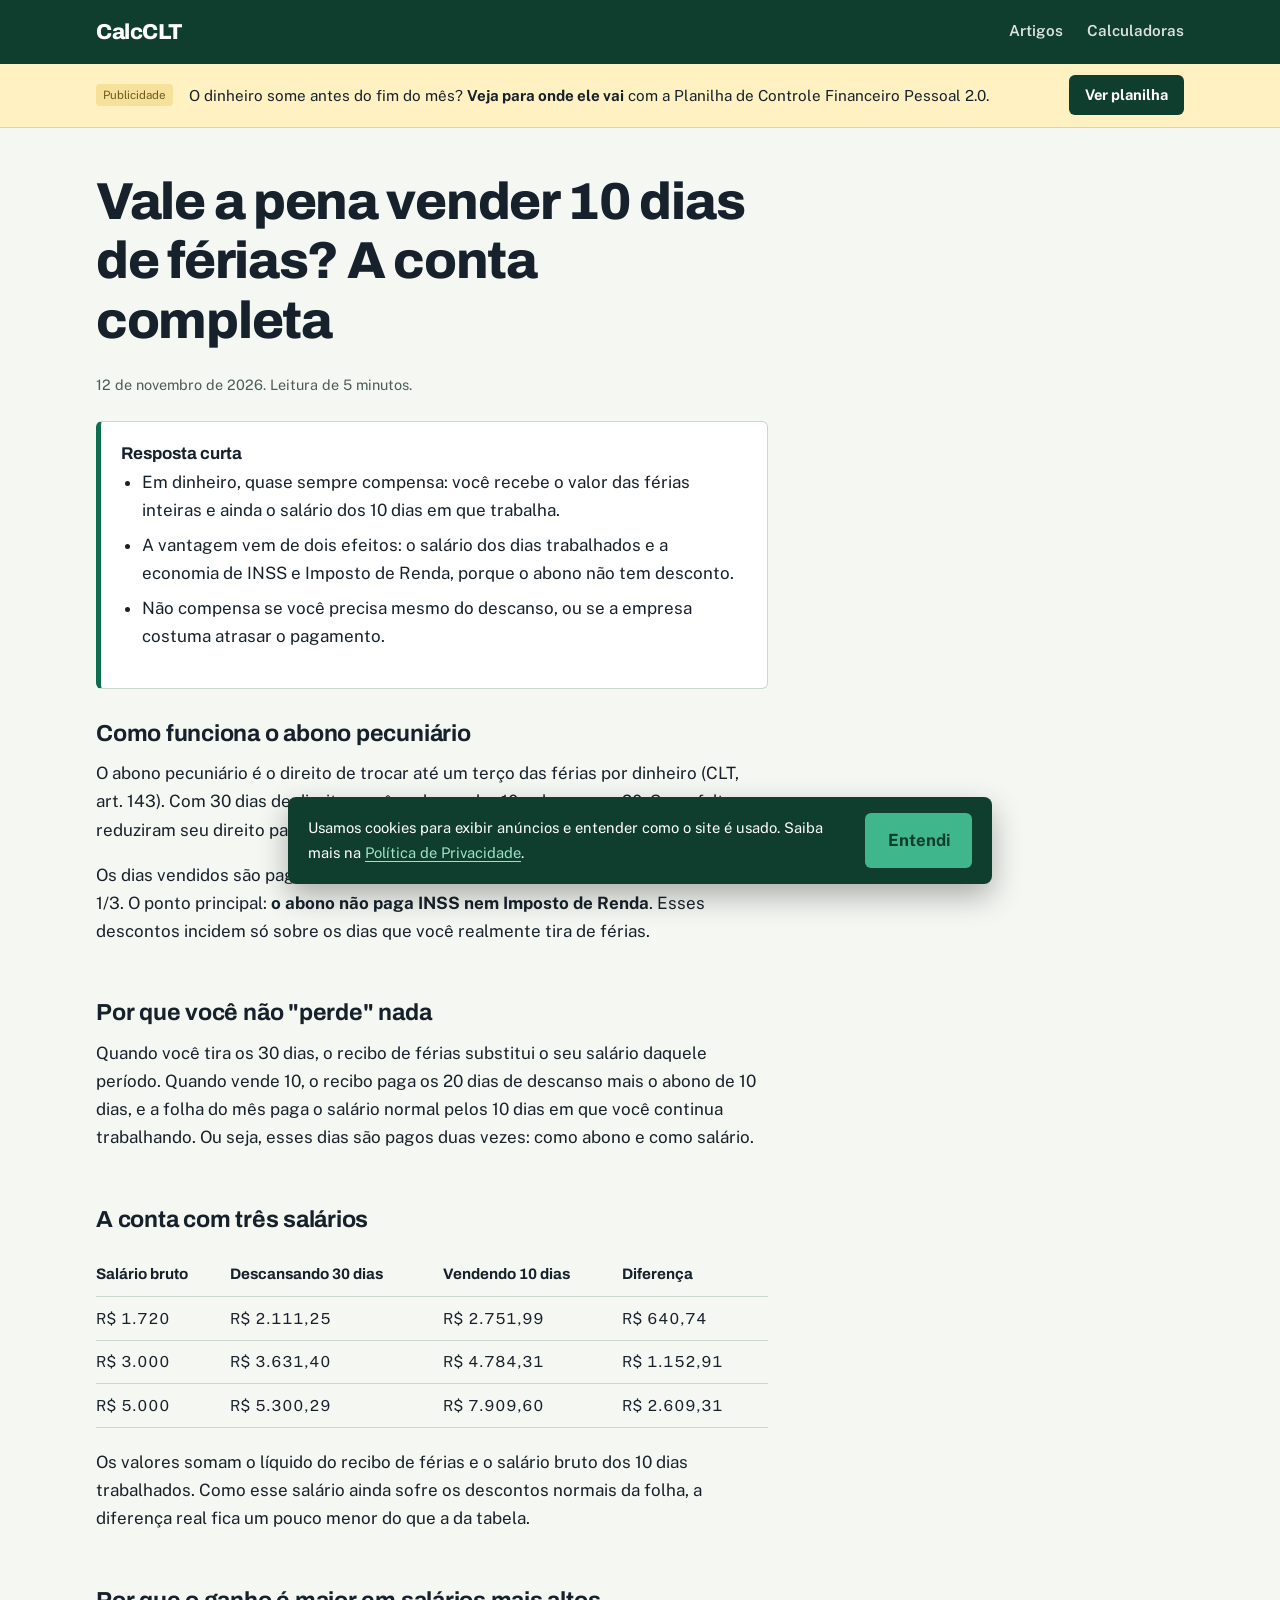
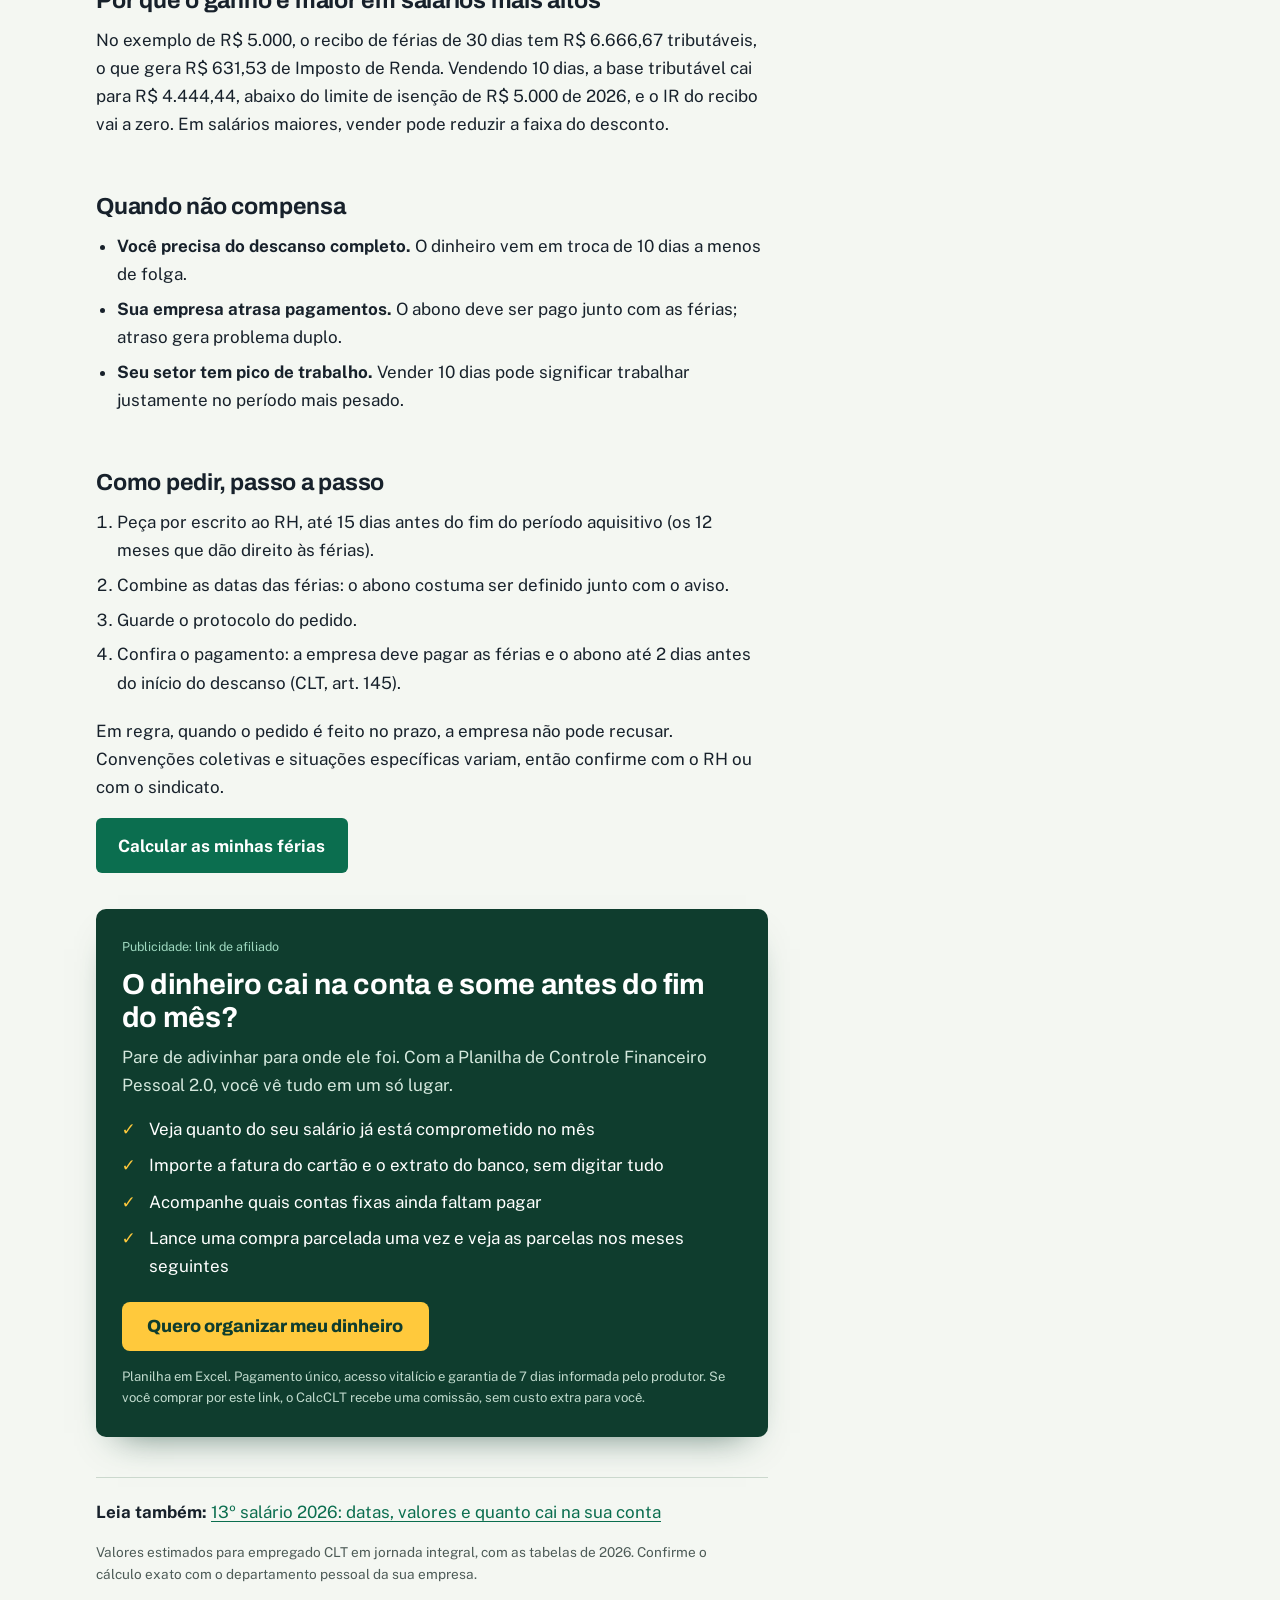
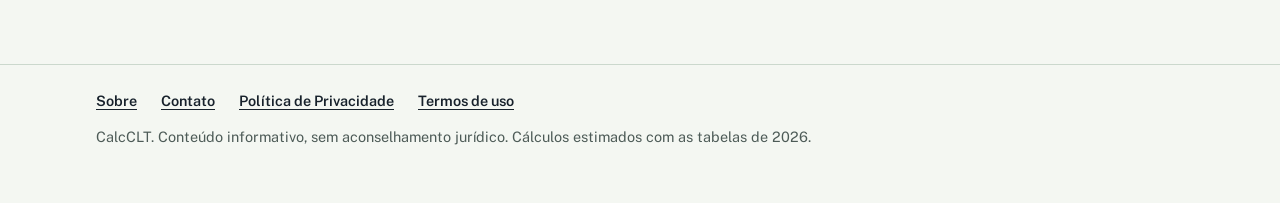
<file: artigo-vender-ferias.html>
<!doctype html>
<html lang="pt-BR">
<head>
<meta charset="utf-8">
<meta name="viewport" content="width=device-width, initial-scale=1">
<title>Vale a pena vender 10 dias de férias? A conta completa | CalcCLT</title>
<meta name="description" content="Veja quanto você ganha ao vender 10 dias de férias (abono pecuniário), com exemplos para três salários, os descontos e quando a troca não compensa.">
<link rel="preconnect" href="https://fonts.googleapis.com">
<link href="https://fonts.googleapis.com/css2?family=Archivo:wght@700;800&family=Public+Sans:wght@400;600&display=swap" rel="stylesheet">
<link rel="stylesheet" href="style.css">
<script type="application/ld+json">{"@context":"https://schema.org","@type":"Article","headline":"Vale a pena vender 10 dias de férias? A conta completa","datePublished":"2026-11-12","inLanguage":"pt-BR"}</script>
<meta name="google-adsense-account" content="ca-pub-XXXXXXXXXXXXXXXX">
<script async src="https://pagead2.googlesyndication.com/pagead/js/adsbygoogle.js?client=ca-pub-XXXXXXXXXXXXXXXX" crossorigin="anonymous"></script>
</head>
<body>
<header class="top"><a class="brand" href="index.html">CalcCLT</a><nav><a href="index.html#artigos">Artigos</a><a href="index.html#calculadoras">Calculadoras</a></nav></header>
<div class="faixa"><span class="pub">Publicidade</span><p>O dinheiro some antes do fim do mês? <strong>Veja para onde ele vai</strong> com a Planilha de Controle Financeiro Pessoal 2.0.</p><a href="https://kiwify.app/4efmrbJ?afid=MNd0aohr" target="_blank" rel="sponsored nofollow noopener">Ver planilha</a></div>
<main>
<article class="prose">
<h1>Vale a pena vender 10 dias de férias? A conta completa</h1>
<p class="post-meta">12 de novembro de 2026. Leitura de 5 minutos.</p>

<div class="callout"><strong>Resposta curta</strong>
<ul>
<li>Em dinheiro, quase sempre compensa: você recebe o valor das férias inteiras e ainda o salário dos 10 dias em que trabalha.</li>
<li>A vantagem vem de dois efeitos: o salário dos dias trabalhados e a economia de INSS e Imposto de Renda, porque o abono não tem desconto.</li>
<li>Não compensa se você precisa mesmo do descanso, ou se a empresa costuma atrasar o pagamento.</li>
</ul></div>
<div class="ad" aria-label="Publicidade"><small>Publicidade</small><ins class="adsbygoogle" style="display:block" data-ad-client="ca-pub-XXXXXXXXXXXXXXXX" data-ad-slot="SLOT_MEIO" data-ad-format="auto" data-full-width-responsive="true"></ins><script>(adsbygoogle=window.adsbygoogle||[]).push({});</script></div>

<h2>Como funciona o abono pecuniário</h2>
<p>O abono pecuniário é o direito de trocar até um terço das férias por dinheiro (CLT, art. 143). Com 30 dias de direito, você pode vender 10 e descansar 20. Se as faltas reduziram seu direito para 24 dias, o limite cai para 8.</p>
<p>Os dias vendidos são pagos pelo mesmo valor do dia de férias, com o adicional de 1/3. O ponto principal: <strong>o abono não paga INSS nem Imposto de Renda</strong>. Esses descontos incidem só sobre os dias que você realmente tira de férias.</p>

<h2>Por que você não "perde" nada</h2>
<p>Quando você tira os 30 dias, o recibo de férias substitui o seu salário daquele período. Quando vende 10, o recibo paga os 20 dias de descanso mais o abono de 10 dias, e a folha do mês paga o salário normal pelos 10 dias em que você continua trabalhando. Ou seja, esses dias são pagos duas vezes: como abono e como salário.</p>

<h2>A conta com três salários</h2>
<table>
<tr><th>Salário bruto</th><th>Descansando 30 dias</th><th>Vendendo 10 dias</th><th>Diferença</th></tr>
<tr><td>R$ 1.720</td><td>R$ 2.111,25</td><td>R$ 2.751,99</td><td>R$ 640,74</td></tr>
<tr><td>R$ 3.000</td><td>R$ 3.631,40</td><td>R$ 4.784,31</td><td>R$ 1.152,91</td></tr>
<tr><td>R$ 5.000</td><td>R$ 5.300,29</td><td>R$ 7.909,60</td><td>R$ 2.609,31</td></tr>
</table>
<p>Os valores somam o líquido do recibo de férias e o salário bruto dos 10 dias trabalhados. Como esse salário ainda sofre os descontos normais da folha, a diferença real fica um pouco menor do que a da tabela.</p>

<h2>Por que o ganho é maior em salários mais altos</h2>
<p>No exemplo de R$ 5.000, o recibo de férias de 30 dias tem R$ 6.666,67 tributáveis, o que gera R$ 631,53 de Imposto de Renda. Vendendo 10 dias, a base tributável cai para R$ 4.444,44, abaixo do limite de isenção de R$ 5.000 de 2026, e o IR do recibo vai a zero. Em salários maiores, vender pode reduzir a faixa do desconto.</p>

<h2>Quando não compensa</h2>
<ul>
<li><strong>Você precisa do descanso completo.</strong> O dinheiro vem em troca de 10 dias a menos de folga.</li>
<li><strong>Sua empresa atrasa pagamentos.</strong> O abono deve ser pago junto com as férias; atraso gera problema duplo.</li>
<li><strong>Seu setor tem pico de trabalho.</strong> Vender 10 dias pode significar trabalhar justamente no período mais pesado.</li>
</ul>

<h2>Como pedir, passo a passo</h2>
<ol>
<li>Peça por escrito ao RH, até 15 dias antes do fim do período aquisitivo (os 12 meses que dão direito às férias).</li>
<li>Combine as datas das férias: o abono costuma ser definido junto com o aviso.</li>
<li>Guarde o protocolo do pedido.</li>
<li>Confira o pagamento: a empresa deve pagar as férias e o abono até 2 dias antes do início do descanso (CLT, art. 145).</li>
</ol>
<p>Em regra, quando o pedido é feito no prazo, a empresa não pode recusar. Convenções coletivas e situações específicas variam, então confirme com o RH ou com o sindicato.</p>

<p><a class="cta" href="ferias.html">Calcular as minhas férias</a></p>
<aside class="oferta" aria-label="Publicidade">
<p class="pub">Publicidade: link de afiliado</p>
<h3>O dinheiro cai na conta e some antes do fim do mês?</h3>
<p class="sub">Pare de adivinhar para onde ele foi. Com a Planilha de Controle Financeiro Pessoal 2.0, você vê tudo em um só lugar.</p>
<ul>
<li>Veja quanto do seu salário já está comprometido no mês</li>
<li>Importe a fatura do cartão e o extrato do banco, sem digitar tudo</li>
<li>Acompanhe quais contas fixas ainda faltam pagar</li>
<li>Lance uma compra parcelada uma vez e veja as parcelas nos meses seguintes</li>
</ul>
<a class="btn" href="https://kiwify.app/4efmrbJ?afid=MNd0aohr" target="_blank" rel="sponsored nofollow noopener">Quero organizar meu dinheiro</a>
<p class="micro">Planilha em Excel. Pagamento único, acesso vitalício e garantia de 7 dias informada pelo produtor. Se você comprar por este link, o CalcCLT recebe uma comissão, sem custo extra para você.</p>
</aside>
<div class="ad" aria-label="Publicidade"><small>Publicidade</small><ins class="adsbygoogle" style="display:block" data-ad-client="ca-pub-XXXXXXXXXXXXXXXX" data-ad-slot="SLOT_FIM" data-ad-format="auto" data-full-width-responsive="true"></ins><script>(adsbygoogle=window.adsbygoogle||[]).push({});</script></div>
<div class="related"><strong>Leia também:</strong> <a href="artigo-13o-salario-2026.html">13º salário 2026: datas, valores e quanto cai na sua conta</a></div>
<p class="note" style="padding-left:0">Valores estimados para empregado CLT em jornada integral, com as tabelas de 2026. Confirme o cálculo exato com o departamento pessoal da sua empresa.</p>
</article>
</main>
<footer><nav class="foot"><a href="sobre.html">Sobre</a><a href="contato.html">Contato</a><a href="privacidade.html">Política de Privacidade</a><a href="termos.html">Termos de uso</a></nav><p>CalcCLT. Conteúdo informativo, sem aconselhamento jurídico. Cálculos estimados com as tabelas de 2026.</p></footer>
<script src="cookies.js" defer></script>
</body>
</html>
</file>
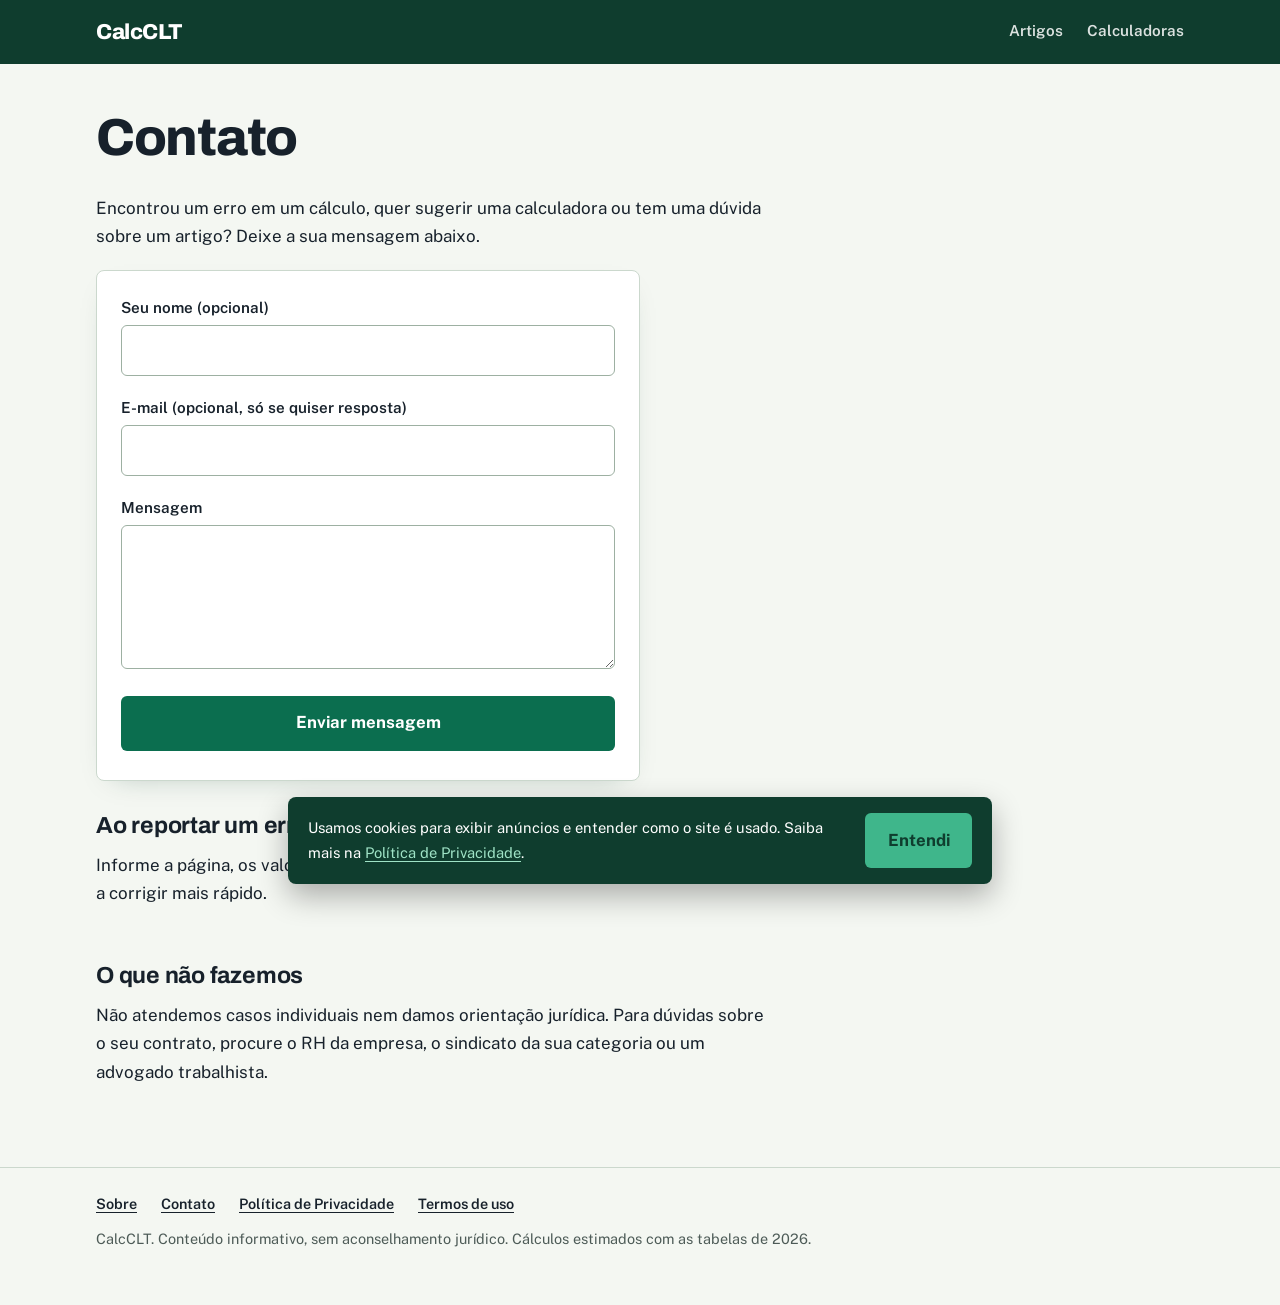
<file: contato.html>
<!doctype html>
<html lang="pt-BR">
<head>
<meta charset="utf-8">
<meta name="viewport" content="width=device-width, initial-scale=1">
<title>Contato | CalcCLT</title>
<meta name="description" content="Fale com o CalcCLT: envie dúvidas, sugestões de calculadoras ou avise sobre erros nos cálculos.">
<link rel="preconnect" href="https://fonts.googleapis.com">
<link href="https://fonts.googleapis.com/css2?family=Archivo:wght@700;800&family=Public+Sans:wght@400;600&display=swap" rel="stylesheet">
<link rel="stylesheet" href="style.css">
<meta name="google-adsense-account" content="ca-pub-XXXXXXXXXXXXXXXX">
<script async src="https://pagead2.googlesyndication.com/pagead/js/adsbygoogle.js?client=ca-pub-XXXXXXXXXXXXXXXX" crossorigin="anonymous"></script>
</head>
<body>
<header class="top"><a class="brand" href="index.html">CalcCLT</a><nav><a href="index.html#artigos">Artigos</a><a href="index.html#calculadoras">Calculadoras</a></nav></header>
<main>
<article class="prose">
<h1>Contato</h1>
<p>Encontrou um erro em um cálculo, quer sugerir uma calculadora ou tem uma dúvida sobre um artigo? Deixe a sua mensagem abaixo.</p>
<form id="msg-form" action="https://formspree.io/f/xrpqgwab" method="POST">
  <div class="field"><label for="nome">Seu nome (opcional)</label><input id="nome" name="nome" type="text" autocomplete="name"></div>
  <div class="field"><label for="email">E-mail (opcional, só se quiser resposta)</label><input id="email" name="email" type="email" autocomplete="email"></div>
  <div class="field"><label for="mensagem">Mensagem</label><textarea id="mensagem" name="mensagem" required></textarea></div>
  <input class="hp" type="text" name="_gotcha" tabindex="-1" autocomplete="off" aria-hidden="true">
  <button type="submit">Enviar mensagem</button>
  <p id="status" class="hint" role="status"></p>
</form>
<h2>Ao reportar um erro</h2>
<p>Informe a página, os valores que você digitou e o resultado que esperava. Isso ajuda a corrigir mais rápido.</p>
<h2>O que não fazemos</h2>
<p>Não atendemos casos individuais nem damos orientação jurídica. Para dúvidas sobre o seu contrato, procure o RH da empresa, o sindicato da sua categoria ou um advogado trabalhista.</p>
</article>
</main>
<footer><nav class="foot"><a href="sobre.html">Sobre</a><a href="contato.html">Contato</a><a href="privacidade.html">Política de Privacidade</a><a href="termos.html">Termos de uso</a></nav><p>CalcCLT. Conteúdo informativo, sem aconselhamento jurídico. Cálculos estimados com as tabelas de 2026.</p></footer>
<script src="cookies.js" defer></script>
<script src="contato.js" defer></script>
</body>
</html>
</file>
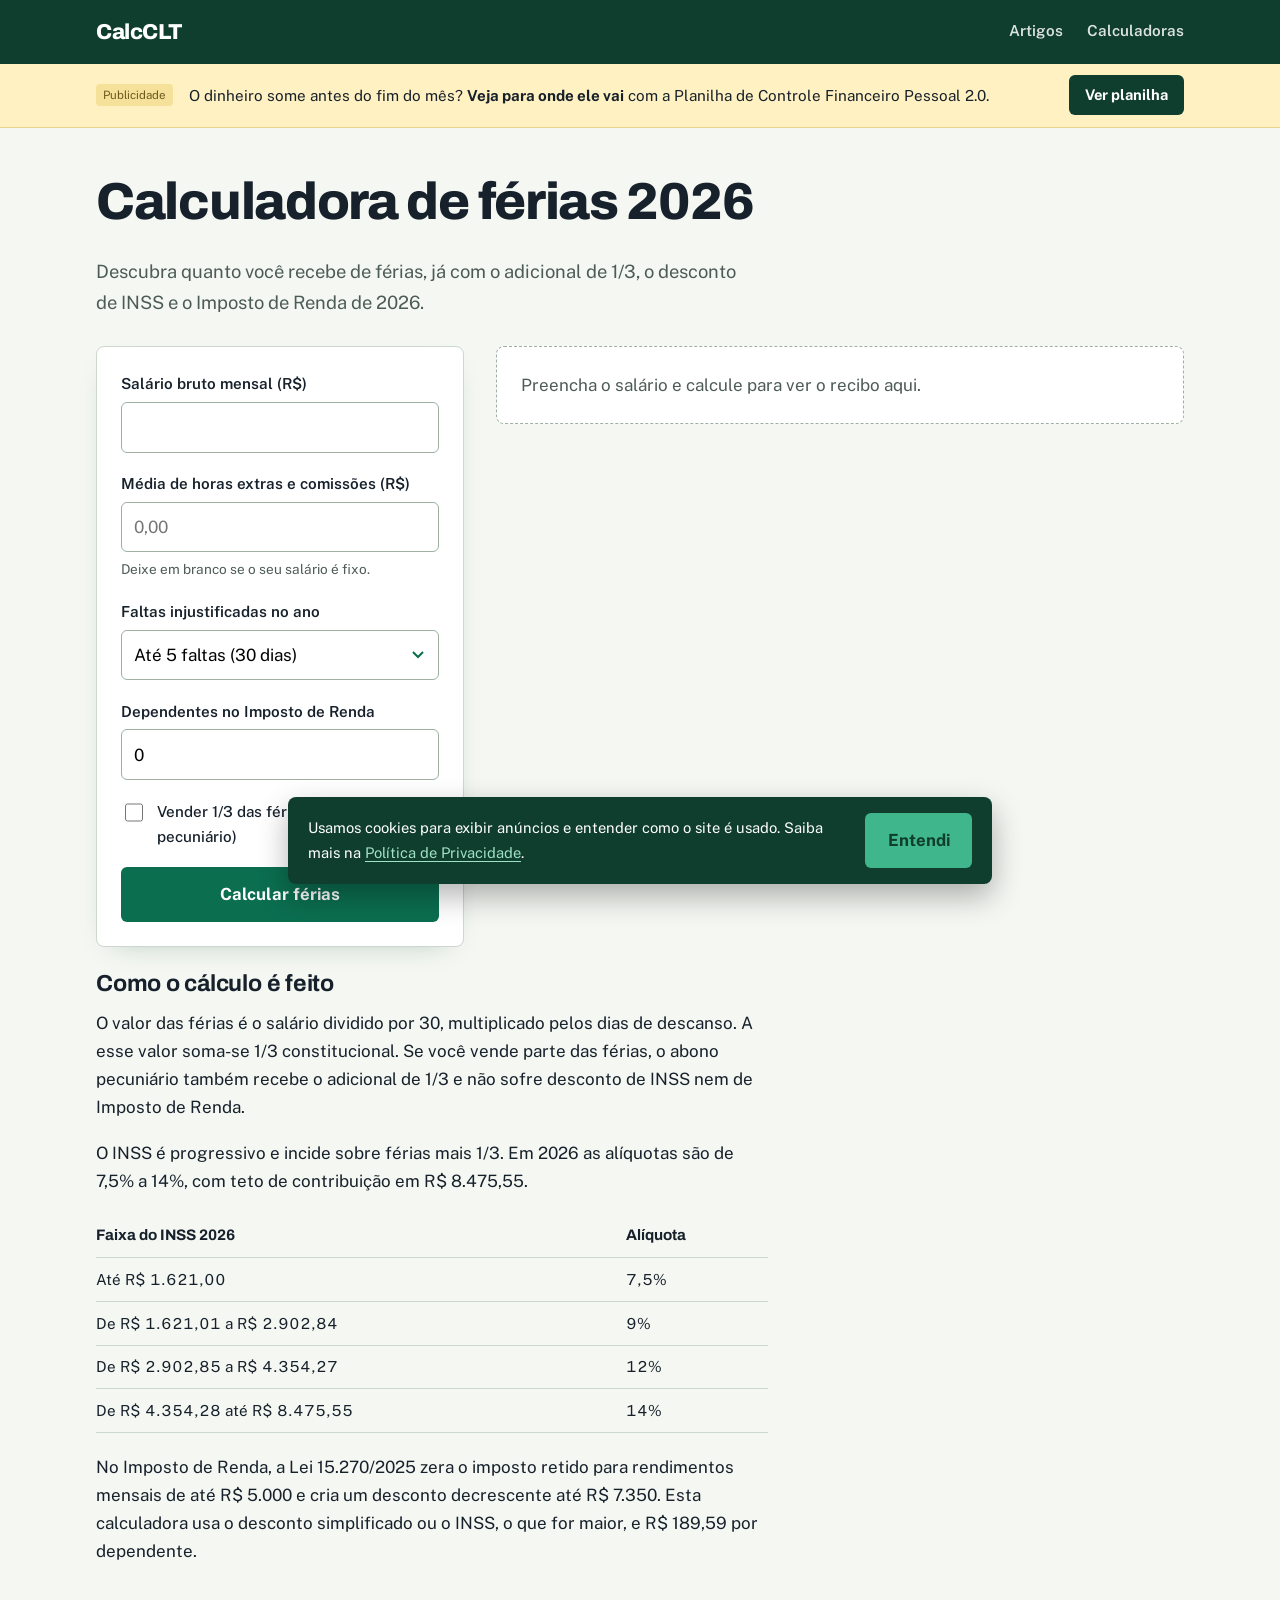
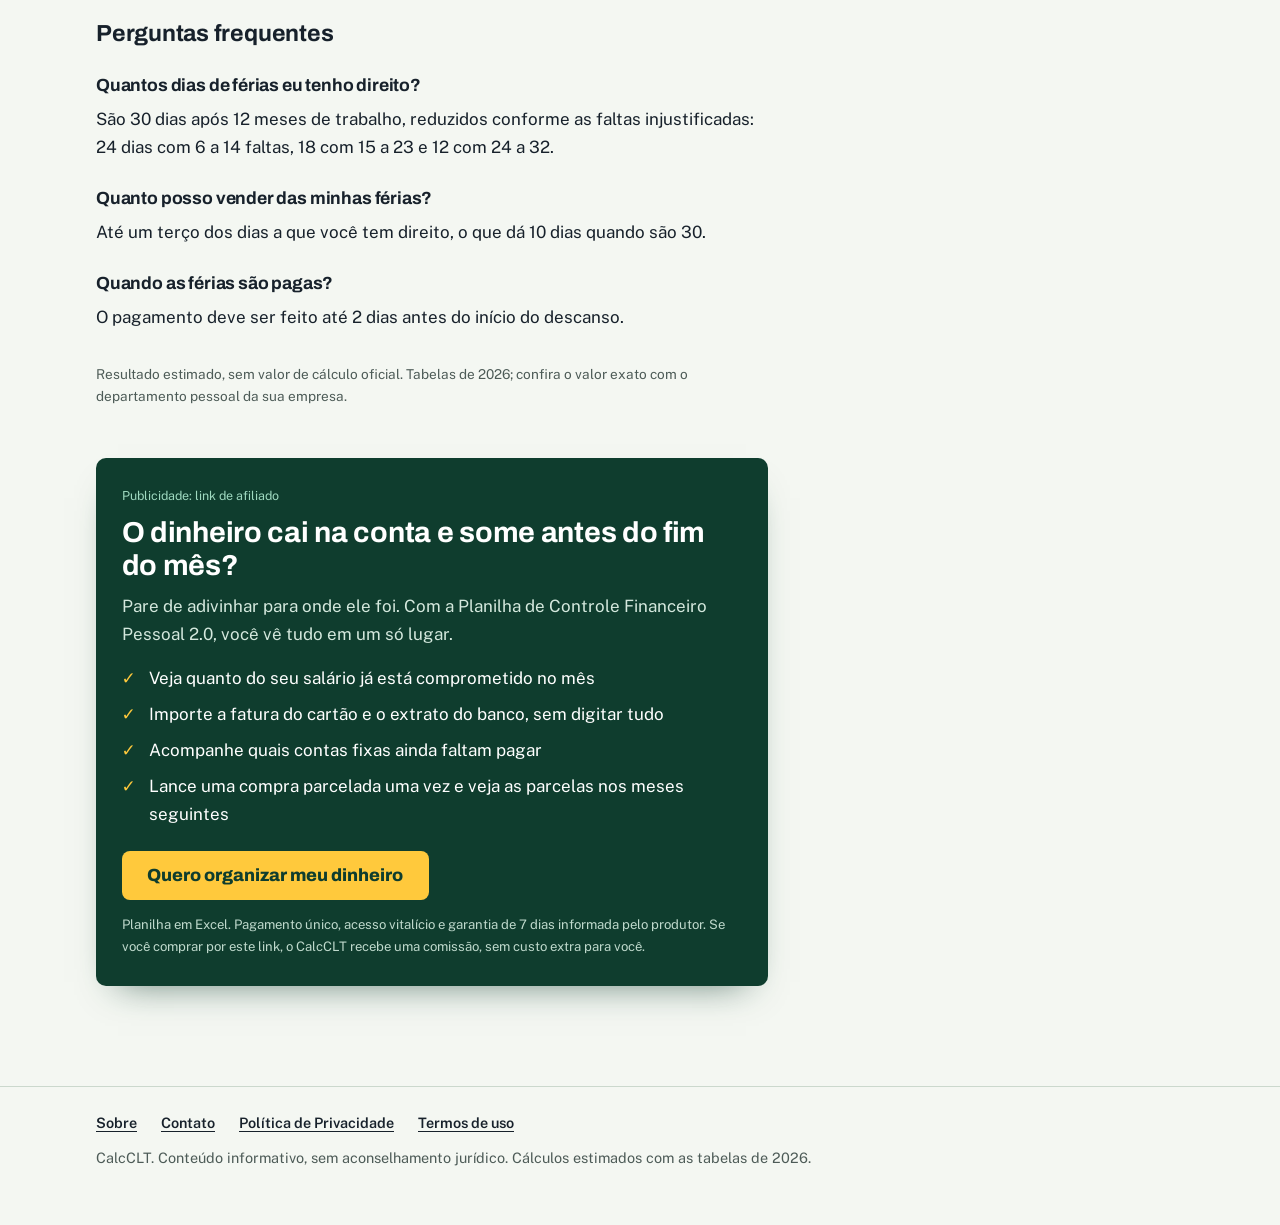
<file: ferias.html>
<!doctype html>
<html lang="pt-BR">
<head>
<meta charset="utf-8">
<meta name="viewport" content="width=device-width, initial-scale=1">
<title>Calculadora de férias 2026: valor líquido com INSS e IR</title>
<meta name="description" content="Calcule suas férias CLT em 2026: 1/3 constitucional, abono pecuniário, faltas, INSS e Imposto de Renda com a nova isenção até R$ 5.000.">
<link rel="preconnect" href="https://fonts.googleapis.com">
<link href="https://fonts.googleapis.com/css2?family=Archivo:wght@700;800&family=Public+Sans:wght@400;600&display=swap" rel="stylesheet">
<link rel="stylesheet" href="style.css">
<!-- Depois de ter domínio próprio: adicione aqui o script do AdSense e a tag canonical -->
<meta name="google-adsense-account" content="ca-pub-XXXXXXXXXXXXXXXX">
<script async src="https://pagead2.googlesyndication.com/pagead/js/adsbygoogle.js?client=ca-pub-XXXXXXXXXXXXXXXX" crossorigin="anonymous"></script>
</head>
<body>
<header class="top"><a class="brand" href="index.html">CalcCLT</a><nav><a href="index.html#artigos">Artigos</a><a href="index.html#calculadoras">Calculadoras</a></nav></header>
<div class="faixa"><span class="pub">Publicidade</span><p>O dinheiro some antes do fim do mês? <strong>Veja para onde ele vai</strong> com a Planilha de Controle Financeiro Pessoal 2.0.</p><a href="https://kiwify.app/4efmrbJ?afid=MNd0aohr" target="_blank" rel="sponsored nofollow noopener">Ver planilha</a></div>
<main>
  <h1>Calculadora de férias 2026</h1>
  <p class="lead">Descubra quanto você recebe de férias, já com o adicional de 1/3, o desconto de INSS e o Imposto de Renda de 2026.</p>

  <div class="grid">
    <form id="form">
      <div class="field">
        <label for="salario">Salário bruto mensal (R$)</label>
        <input id="salario" type="number" min="0" step="0.01" inputmode="decimal" required>
      </div>
      <div class="field">
        <label for="variavel">Média de horas extras e comissões (R$)</label>
        <input id="variavel" type="number" min="0" step="0.01" inputmode="decimal" placeholder="0,00">
        <p class="hint">Deixe em branco se o seu salário é fixo.</p>
      </div>
      <div class="field">
        <label for="faltas">Faltas injustificadas no ano</label>
        <select id="faltas">
          <option value="30">Até 5 faltas (30 dias)</option>
          <option value="24">De 6 a 14 faltas (24 dias)</option>
          <option value="18">De 15 a 23 faltas (18 dias)</option>
          <option value="12">De 24 a 32 faltas (12 dias)</option>
          <option value="0">Mais de 32 faltas</option>
        </select>
      </div>
      <div class="field">
        <label for="dependentes">Dependentes no Imposto de Renda</label>
        <input id="dependentes" type="number" min="0" step="1" value="0">
      </div>
      <div class="field check">
        <input id="abono" type="checkbox">
        <label for="abono">Vender 1/3 das férias (abono pecuniário)</label>
      </div>
      <button type="submit">Calcular férias</button>
    </form>

    <div class="sticky" id="resultado" aria-live="polite">
      <p class="msg">Preencha o salário e calcule para ver o recibo aqui.</p>
    </div>
  </div>

  <div class="ad" aria-label="Publicidade"><small>Publicidade</small><ins class="adsbygoogle" style="display:block" data-ad-client="ca-pub-XXXXXXXXXXXXXXXX" data-ad-slot="SLOT_TOPO" data-ad-format="auto" data-full-width-responsive="true"></ins><script>(adsbygoogle=window.adsbygoogle||[]).push({});</script></div>

  <section class="prose">
    <h2>Como o cálculo é feito</h2>
    <p>O valor das férias é o salário dividido por 30, multiplicado pelos dias de descanso. A esse valor soma-se 1/3 constitucional. Se você vende parte das férias, o abono pecuniário também recebe o adicional de 1/3 e não sofre desconto de INSS nem de Imposto de Renda.</p>
    <p>O INSS é progressivo e incide sobre férias mais 1/3. Em 2026 as alíquotas são de 7,5% a 14%, com teto de contribuição em R$ 8.475,55.</p>
    <table>
      <tr><th>Faixa do INSS 2026</th><th>Alíquota</th></tr>
      <tr><td>Até R$ 1.621,00</td><td>7,5%</td></tr>
      <tr><td>De R$ 1.621,01 a R$ 2.902,84</td><td>9%</td></tr>
      <tr><td>De R$ 2.902,85 a R$ 4.354,27</td><td>12%</td></tr>
      <tr><td>De R$ 4.354,28 até R$ 8.475,55</td><td>14%</td></tr>
    </table>
    <p>No Imposto de Renda, a Lei 15.270/2025 zera o imposto retido para rendimentos mensais de até R$ 5.000 e cria um desconto decrescente até R$ 7.350. Esta calculadora usa o desconto simplificado ou o INSS, o que for maior, e R$ 189,59 por dependente.</p>

    <h2>Perguntas frequentes</h2>
    <h3>Quantos dias de férias eu tenho direito?</h3>
    <p>São 30 dias após 12 meses de trabalho, reduzidos conforme as faltas injustificadas: 24 dias com 6 a 14 faltas, 18 com 15 a 23 e 12 com 24 a 32.</p>
    <h3>Quanto posso vender das minhas férias?</h3>
    <p>Até um terço dos dias a que você tem direito, o que dá 10 dias quando são 30.</p>
    <h3>Quando as férias são pagas?</h3>
    <p>O pagamento deve ser feito até 2 dias antes do início do descanso.</p>
    <p class="note" style="padding-left:0">Resultado estimado, sem valor de cálculo oficial. Tabelas de 2026; confira o valor exato com o departamento pessoal da sua empresa.</p>
  </section>
<aside class="oferta" aria-label="Publicidade">
<p class="pub">Publicidade: link de afiliado</p>
<h3>O dinheiro cai na conta e some antes do fim do mês?</h3>
<p class="sub">Pare de adivinhar para onde ele foi. Com a Planilha de Controle Financeiro Pessoal 2.0, você vê tudo em um só lugar.</p>
<ul>
<li>Veja quanto do seu salário já está comprometido no mês</li>
<li>Importe a fatura do cartão e o extrato do banco, sem digitar tudo</li>
<li>Acompanhe quais contas fixas ainda faltam pagar</li>
<li>Lance uma compra parcelada uma vez e veja as parcelas nos meses seguintes</li>
</ul>
<a class="btn" href="https://kiwify.app/4efmrbJ?afid=MNd0aohr" target="_blank" rel="sponsored nofollow noopener">Quero organizar meu dinheiro</a>
<p class="micro">Planilha em Excel. Pagamento único, acesso vitalício e garantia de 7 dias informada pelo produtor. Se você comprar por este link, o CalcCLT recebe uma comissão, sem custo extra para você.</p>
</aside>
<div class="ad" aria-label="Publicidade"><small>Publicidade</small><ins class="adsbygoogle" style="display:block" data-ad-client="ca-pub-XXXXXXXXXXXXXXXX" data-ad-slot="SLOT_FIM" data-ad-format="auto" data-full-width-responsive="true"></ins><script>(adsbygoogle=window.adsbygoogle||[]).push({});</script></div>
</main>
<footer><nav class="foot"><a href="sobre.html">Sobre</a><a href="contato.html">Contato</a><a href="privacidade.html">Política de Privacidade</a><a href="termos.html">Termos de uso</a></nav><p>CalcCLT. Conteúdo informativo, sem aconselhamento jurídico. Cálculos estimados com as tabelas de 2026.</p></footer>
<script src="cookies.js" defer></script>
<script src="tabelas.js"></script>
<script src="ferias.js"></script>
</body>
</html>
</file>
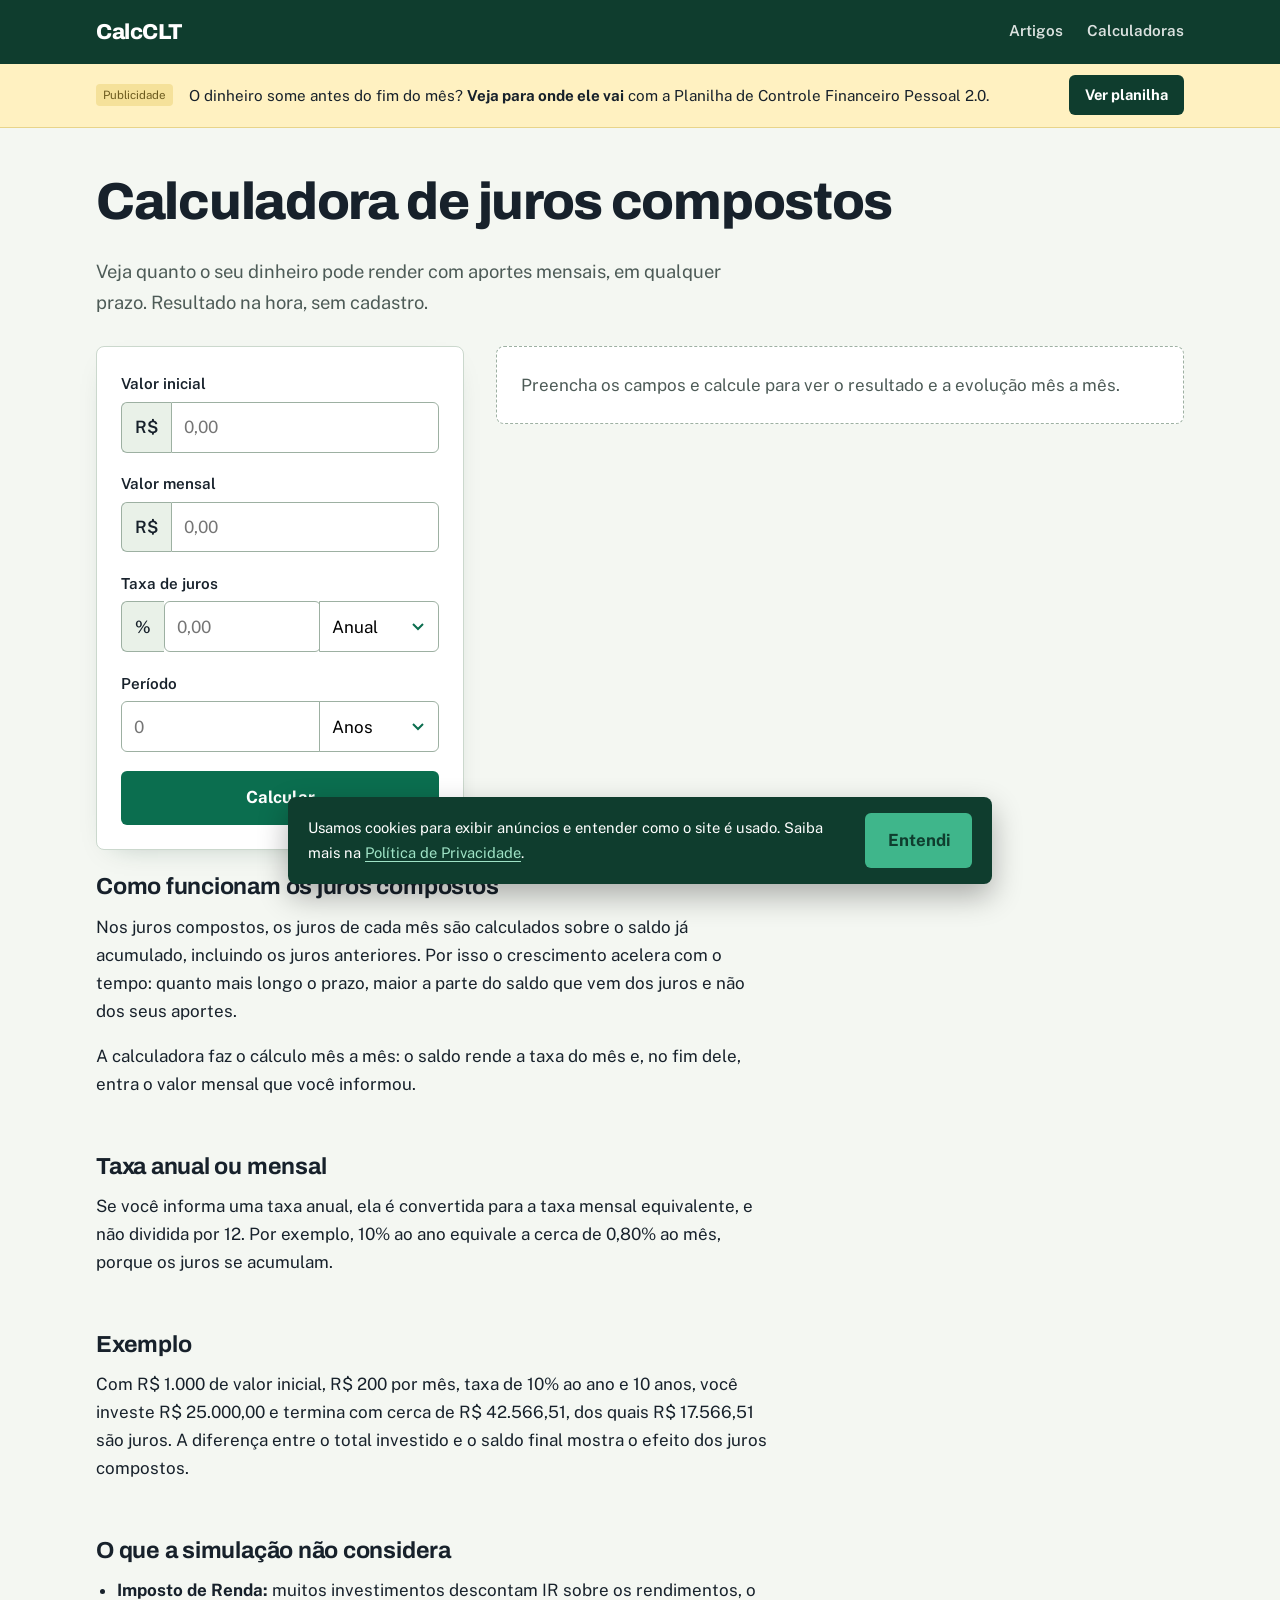
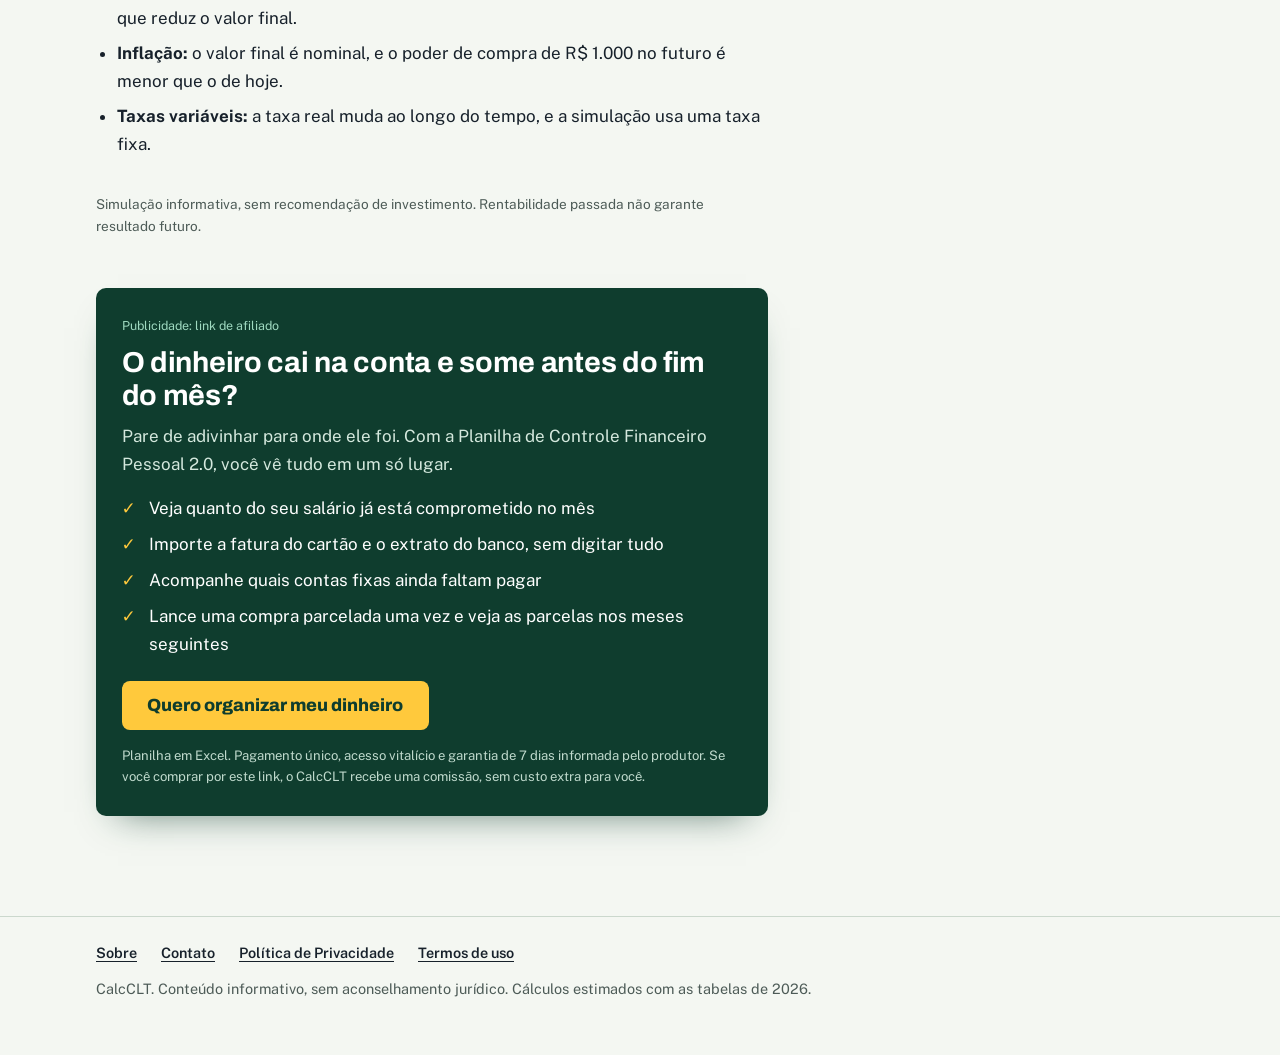
<file: juros.html>
<!doctype html>
<html lang="pt-BR">
<head>
<meta charset="utf-8">
<meta name="viewport" content="width=device-width, initial-scale=1">
<title>Calculadora de juros compostos: simule seus investimentos | CalcCLT</title>
<meta name="description" content="Simule juros compostos com valor inicial, aporte mensal, taxa anual ou mensal e período em anos ou meses. Veja o total investido, os juros e a evolução do saldo.">
<link rel="preconnect" href="https://fonts.googleapis.com">
<link href="https://fonts.googleapis.com/css2?family=Archivo:wght@700;800&family=Public+Sans:wght@400;600&display=swap" rel="stylesheet">
<link rel="stylesheet" href="style.css">
<meta name="google-adsense-account" content="ca-pub-XXXXXXXXXXXXXXXX">
<script async src="https://pagead2.googlesyndication.com/pagead/js/adsbygoogle.js?client=ca-pub-XXXXXXXXXXXXXXXX" crossorigin="anonymous"></script>
</head>
<body>
<header class="top"><a class="brand" href="index.html">CalcCLT</a><nav><a href="index.html#artigos">Artigos</a><a href="index.html#calculadoras">Calculadoras</a></nav></header>
<div class="faixa"><span class="pub">Publicidade</span><p>O dinheiro some antes do fim do mês? <strong>Veja para onde ele vai</strong> com a Planilha de Controle Financeiro Pessoal 2.0.</p><a href="https://kiwify.app/4efmrbJ?afid=MNd0aohr" target="_blank" rel="sponsored nofollow noopener">Ver planilha</a></div>
<main>
  <h1>Calculadora de juros compostos</h1>
  <p class="lead">Veja quanto o seu dinheiro pode render com aportes mensais, em qualquer prazo. Resultado na hora, sem cadastro.</p>
  <div class="grid">
    <form id="form">
      <div class="field"><label for="inicial">Valor inicial</label>
        <div class="grupo"><span>R$</span><input id="inicial" type="number" min="0" step="0.01" inputmode="decimal" placeholder="0,00"></div></div>
      <div class="field"><label for="mensal">Valor mensal</label>
        <div class="grupo"><span>R$</span><input id="mensal" type="number" min="0" step="0.01" inputmode="decimal" placeholder="0,00"></div></div>
      <div class="field"><label for="taxa">Taxa de juros</label>
        <div class="grupo"><span>%</span><input id="taxa" type="number" min="0" step="0.01" inputmode="decimal" placeholder="0,00" required>
        <select id="tipoTaxa" aria-label="Tipo de taxa"><option value="anual">Anual</option><option value="mensal">Mensal</option></select></div></div>
      <div class="field"><label for="periodo">Período</label>
        <div class="grupo"><input id="periodo" type="number" min="1" step="1" inputmode="numeric" placeholder="0" required>
        <select id="tipoPeriodo" aria-label="Unidade do período"><option value="anos">Anos</option><option value="meses">Meses</option></select></div></div>
      <button type="submit">Calcular</button>
    </form>
    <div class="sticky" id="resultado" aria-live="polite"><p class="msg">Preencha os campos e calcule para ver o resultado e a evolução mês a mês.</p></div>
  </div>
  <div class="ad" aria-label="Publicidade"><small>Publicidade</small><ins class="adsbygoogle" style="display:block" data-ad-client="ca-pub-XXXXXXXXXXXXXXXX" data-ad-slot="SLOT_TOPO" data-ad-format="auto" data-full-width-responsive="true"></ins><script>(adsbygoogle=window.adsbygoogle||[]).push({});</script></div>
  <section class="prose">
    <h2>Como funcionam os juros compostos</h2>
    <p>Nos juros compostos, os juros de cada mês são calculados sobre o saldo já acumulado, incluindo os juros anteriores. Por isso o crescimento acelera com o tempo: quanto mais longo o prazo, maior a parte do saldo que vem dos juros e não dos seus aportes.</p>
    <p>A calculadora faz o cálculo mês a mês: o saldo rende a taxa do mês e, no fim dele, entra o valor mensal que você informou.</p>
    <h2>Taxa anual ou mensal</h2>
    <p>Se você informa uma taxa anual, ela é convertida para a taxa mensal equivalente, e não dividida por 12. Por exemplo, 10% ao ano equivale a cerca de 0,80% ao mês, porque os juros se acumulam.</p>
    <h2>Exemplo</h2>
    <p>Com R$ 1.000 de valor inicial, R$ 200 por mês, taxa de 10% ao ano e 10 anos, você investe R$ 25.000,00 e termina com cerca de R$ 42.566,51, dos quais R$ 17.566,51 são juros. A diferença entre o total investido e o saldo final mostra o efeito dos juros compostos.</p>
    <h2>O que a simulação não considera</h2>
    <ul>
      <li><strong>Imposto de Renda:</strong> muitos investimentos descontam IR sobre os rendimentos, o que reduz o valor final.</li>
      <li><strong>Inflação:</strong> o valor final é nominal, e o poder de compra de R$ 1.000 no futuro é menor que o de hoje.</li>
      <li><strong>Taxas variáveis:</strong> a taxa real muda ao longo do tempo, e a simulação usa uma taxa fixa.</li>
    </ul>
    <p class="note" style="padding-left:0">Simulação informativa, sem recomendação de investimento. Rentabilidade passada não garante resultado futuro.</p>
  </section>
  <aside class="oferta" aria-label="Publicidade">
<p class="pub">Publicidade: link de afiliado</p>
<h3>O dinheiro cai na conta e some antes do fim do mês?</h3>
<p class="sub">Pare de adivinhar para onde ele foi. Com a Planilha de Controle Financeiro Pessoal 2.0, você vê tudo em um só lugar.</p>
<ul>
<li>Veja quanto do seu salário já está comprometido no mês</li>
<li>Importe a fatura do cartão e o extrato do banco, sem digitar tudo</li>
<li>Acompanhe quais contas fixas ainda faltam pagar</li>
<li>Lance uma compra parcelada uma vez e veja as parcelas nos meses seguintes</li>
</ul>
<a class="btn" href="https://kiwify.app/4efmrbJ?afid=MNd0aohr" target="_blank" rel="sponsored nofollow noopener">Quero organizar meu dinheiro</a>
<p class="micro">Planilha em Excel. Pagamento único, acesso vitalício e garantia de 7 dias informada pelo produtor. Se você comprar por este link, o CalcCLT recebe uma comissão, sem custo extra para você.</p>
</aside>
<div class="ad" aria-label="Publicidade"><small>Publicidade</small><ins class="adsbygoogle" style="display:block" data-ad-client="ca-pub-XXXXXXXXXXXXXXXX" data-ad-slot="SLOT_FIM" data-ad-format="auto" data-full-width-responsive="true"></ins><script>(adsbygoogle=window.adsbygoogle||[]).push({});</script></div>
</main>
<footer><nav class="foot"><a href="sobre.html">Sobre</a><a href="contato.html">Contato</a><a href="privacidade.html">Política de Privacidade</a><a href="termos.html">Termos de uso</a></nav><p>CalcCLT. Conteúdo informativo, sem aconselhamento jurídico. Cálculos estimados com as tabelas de 2026.</p></footer>
<script src="cookies.js" defer></script>
<script src="tabelas.js"></script>
<script src="juros.js"></script>
</body>
</html>
</file>
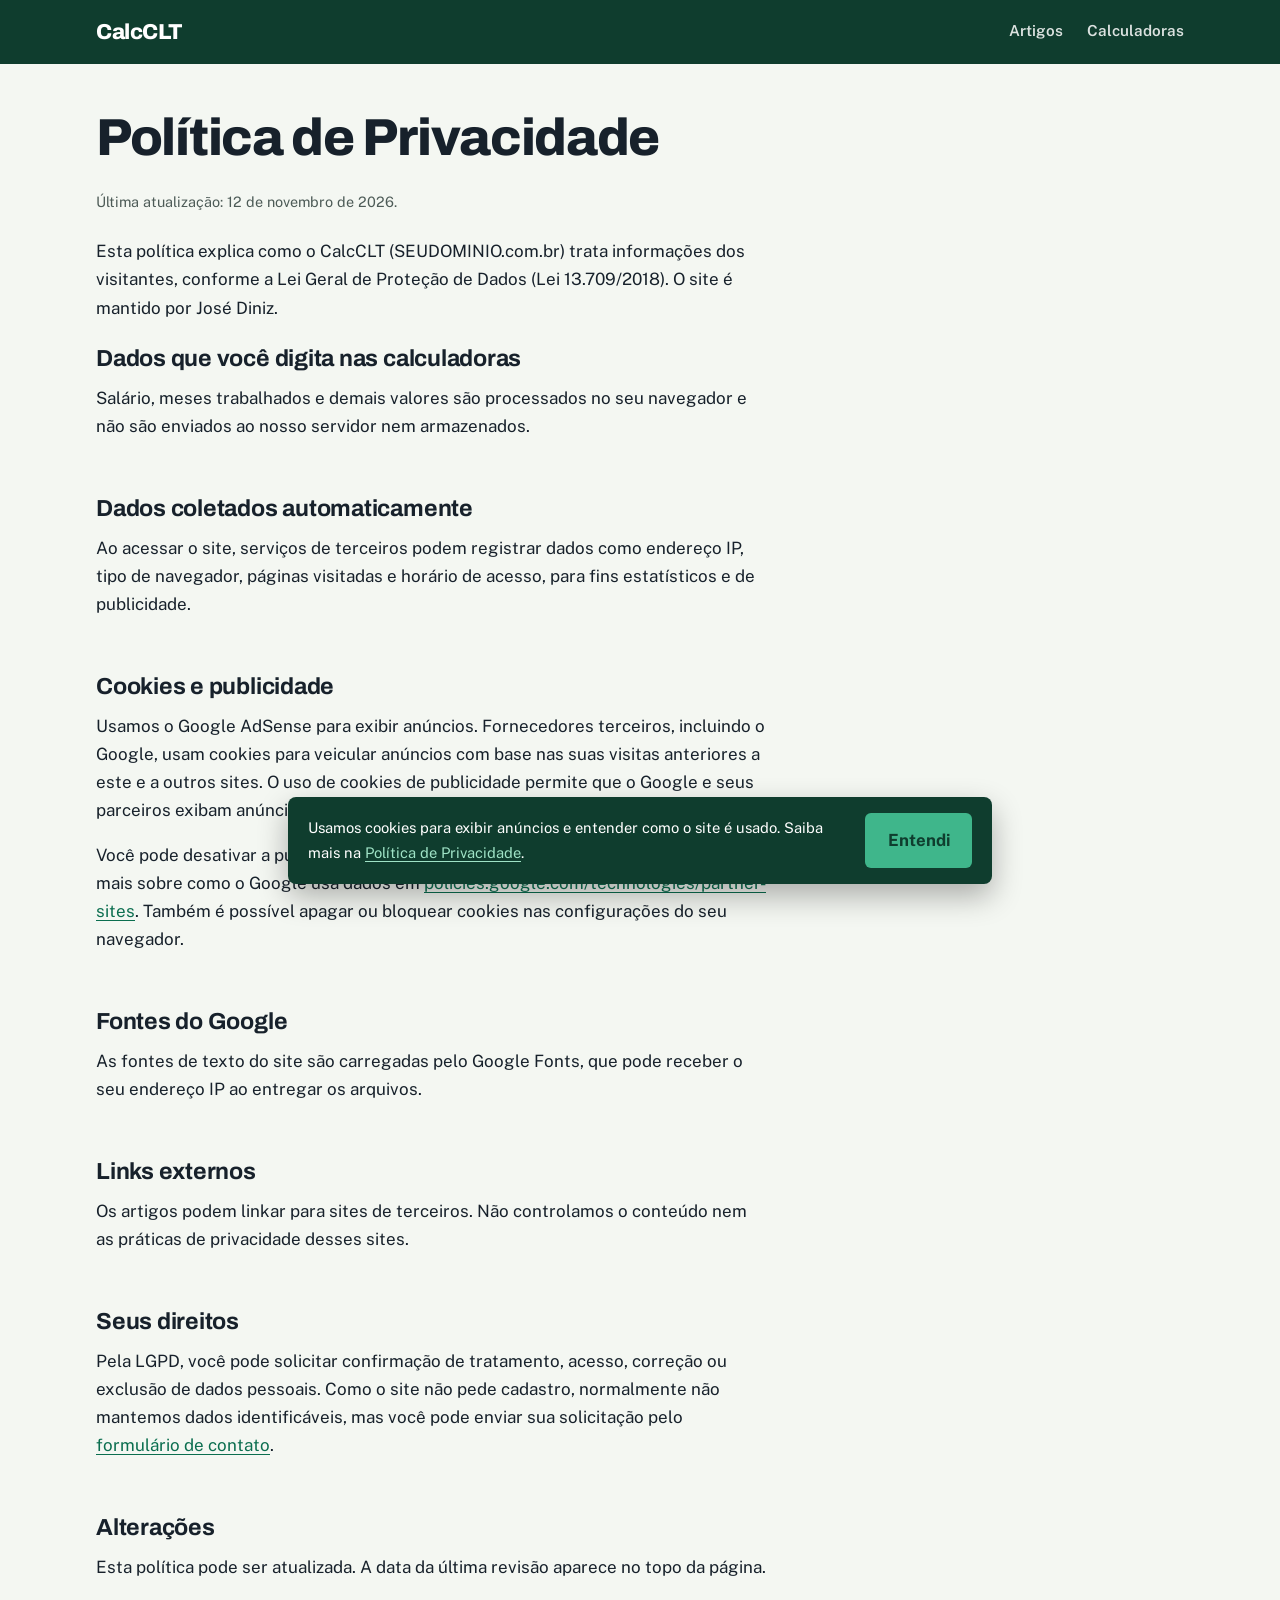
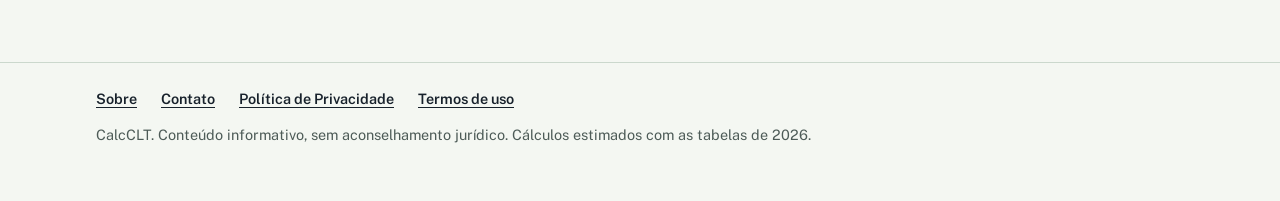
<file: privacidade.html>
<!doctype html>
<html lang="pt-BR">
<head>
<meta charset="utf-8">
<meta name="viewport" content="width=device-width, initial-scale=1">
<title>Política de Privacidade | CalcCLT</title>
<meta name="description" content="Política de Privacidade do CalcCLT: quais dados coletamos, uso de cookies, publicidade do Google AdSense e seus direitos pela LGPD.">
<link rel="preconnect" href="https://fonts.googleapis.com">
<link href="https://fonts.googleapis.com/css2?family=Archivo:wght@700;800&family=Public+Sans:wght@400;600&display=swap" rel="stylesheet">
<link rel="stylesheet" href="style.css">
<meta name="google-adsense-account" content="ca-pub-XXXXXXXXXXXXXXXX">
<script async src="https://pagead2.googlesyndication.com/pagead/js/adsbygoogle.js?client=ca-pub-XXXXXXXXXXXXXXXX" crossorigin="anonymous"></script>
</head>
<body>
<header class="top"><a class="brand" href="index.html">CalcCLT</a><nav><a href="index.html#artigos">Artigos</a><a href="index.html#calculadoras">Calculadoras</a></nav></header>
<main>
<article class="prose">
<h1>Política de Privacidade</h1>
<p class="post-meta">Última atualização: 12 de novembro de 2026.</p>
<p>Esta política explica como o CalcCLT (SEUDOMINIO.com.br) trata informações dos visitantes, conforme a Lei Geral de Proteção de Dados (Lei 13.709/2018). O site é mantido por José Diniz.</p>
<h2>Dados que você digita nas calculadoras</h2>
<p>Salário, meses trabalhados e demais valores são processados no seu navegador e não são enviados ao nosso servidor nem armazenados.</p>
<h2>Dados coletados automaticamente</h2>
<p>Ao acessar o site, serviços de terceiros podem registrar dados como endereço IP, tipo de navegador, páginas visitadas e horário de acesso, para fins estatísticos e de publicidade.</p>
<h2>Cookies e publicidade</h2>
<p>Usamos o Google AdSense para exibir anúncios. Fornecedores terceiros, incluindo o Google, usam cookies para veicular anúncios com base nas suas visitas anteriores a este e a outros sites. O uso de cookies de publicidade permite que o Google e seus parceiros exibam anúncios com base nesses acessos.</p>
<p>Você pode desativar a publicidade personalizada em <a href="https://adssettings.google.com" rel="noopener">adssettings.google.com</a> e saber mais sobre como o Google usa dados em <a href="https://policies.google.com/technologies/partner-sites" rel="noopener">policies.google.com/technologies/partner-sites</a>. Também é possível apagar ou bloquear cookies nas configurações do seu navegador.</p>
<h2>Fontes do Google</h2>
<p>As fontes de texto do site são carregadas pelo Google Fonts, que pode receber o seu endereço IP ao entregar os arquivos.</p>
<h2>Links externos</h2>
<p>Os artigos podem linkar para sites de terceiros. Não controlamos o conteúdo nem as práticas de privacidade desses sites.</p>
<h2>Seus direitos</h2>
<p>Pela LGPD, você pode solicitar confirmação de tratamento, acesso, correção ou exclusão de dados pessoais. Como o site não pede cadastro, normalmente não mantemos dados identificáveis, mas você pode enviar sua solicitação pelo <a href="contato.html">formulário de contato</a>.</p>
<h2>Alterações</h2>
<p>Esta política pode ser atualizada. A data da última revisão aparece no topo da página.</p>
</article>
</main>
<footer><nav class="foot"><a href="sobre.html">Sobre</a><a href="contato.html">Contato</a><a href="privacidade.html">Política de Privacidade</a><a href="termos.html">Termos de uso</a></nav><p>CalcCLT. Conteúdo informativo, sem aconselhamento jurídico. Cálculos estimados com as tabelas de 2026.</p></footer>
<script src="cookies.js" defer></script>
</body>
</html>
</file>
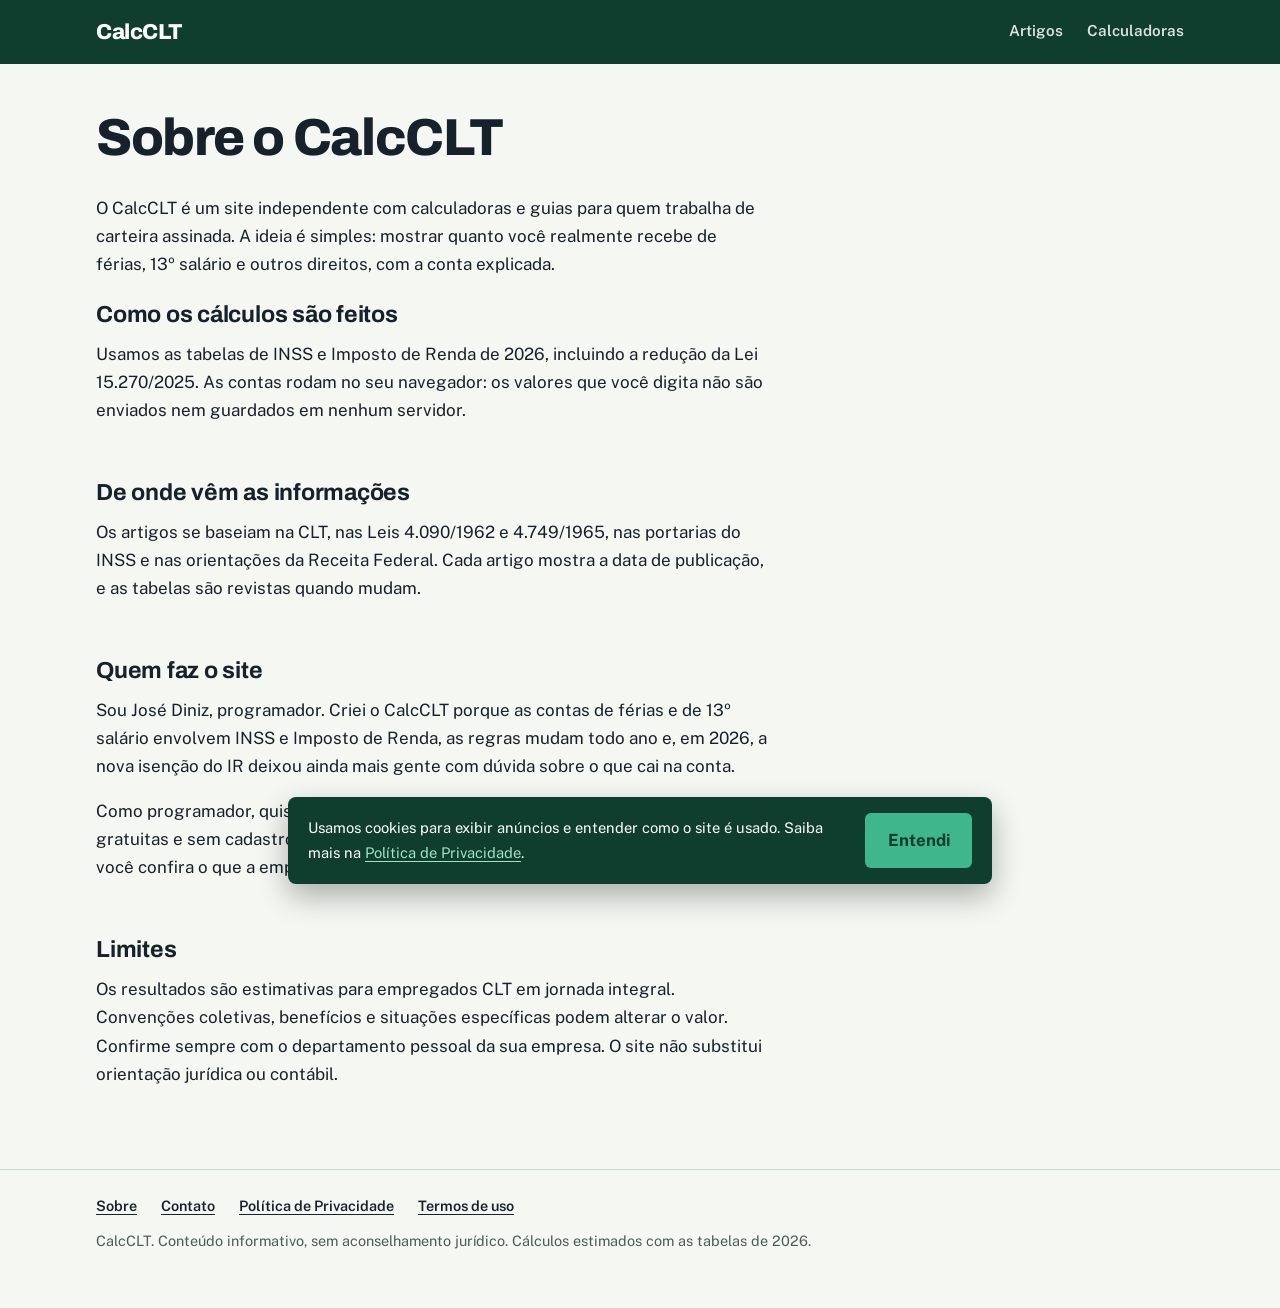
<file: sobre.html>
<!doctype html>
<html lang="pt-BR">
<head>
<meta charset="utf-8">
<meta name="viewport" content="width=device-width, initial-scale=1">
<title>Sobre o CalcCLT | CalcCLT</title>
<meta name="description" content="Conheça o CalcCLT: calculadoras trabalhistas gratuitas, de onde vêm as tabelas e como os cálculos são feitos.">
<link rel="preconnect" href="https://fonts.googleapis.com">
<link href="https://fonts.googleapis.com/css2?family=Archivo:wght@700;800&family=Public+Sans:wght@400;600&display=swap" rel="stylesheet">
<link rel="stylesheet" href="style.css">
<meta name="google-adsense-account" content="ca-pub-XXXXXXXXXXXXXXXX">
<script async src="https://pagead2.googlesyndication.com/pagead/js/adsbygoogle.js?client=ca-pub-XXXXXXXXXXXXXXXX" crossorigin="anonymous"></script>
</head>
<body>
<header class="top"><a class="brand" href="index.html">CalcCLT</a><nav><a href="index.html#artigos">Artigos</a><a href="index.html#calculadoras">Calculadoras</a></nav></header>
<main>
<article class="prose">
<h1>Sobre o CalcCLT</h1>
<p>O CalcCLT é um site independente com calculadoras e guias para quem trabalha de carteira assinada. A ideia é simples: mostrar quanto você realmente recebe de férias, 13º salário e outros direitos, com a conta explicada.</p>
<h2>Como os cálculos são feitos</h2>
<p>Usamos as tabelas de INSS e Imposto de Renda de 2026, incluindo a redução da Lei 15.270/2025. As contas rodam no seu navegador: os valores que você digita não são enviados nem guardados em nenhum servidor.</p>
<h2>De onde vêm as informações</h2>
<p>Os artigos se baseiam na CLT, nas Leis 4.090/1962 e 4.749/1965, nas portarias do INSS e nas orientações da Receita Federal. Cada artigo mostra a data de publicação, e as tabelas são revistas quando mudam.</p>
<h2>Quem faz o site</h2>
<p>Sou José Diniz, programador. Criei o CalcCLT porque as contas de férias e de 13º salário envolvem INSS e Imposto de Renda, as regras mudam todo ano e, em 2026, a nova isenção do IR deixou ainda mais gente com dúvida sobre o que cai na conta.</p>
<p>Como programador, quis transformar essas regras em calculadoras simples, gratuitas e sem cadastro, e explicar cada conta em linguagem clara. O objetivo é que você confira o que a empresa pagou, sem depender de planilhas complicadas.</p>
<h2>Limites</h2>
<p>Os resultados são estimativas para empregados CLT em jornada integral. Convenções coletivas, benefícios e situações específicas podem alterar o valor. Confirme sempre com o departamento pessoal da sua empresa. O site não substitui orientação jurídica ou contábil.</p>
</article>
</main>
<footer><nav class="foot"><a href="sobre.html">Sobre</a><a href="contato.html">Contato</a><a href="privacidade.html">Política de Privacidade</a><a href="termos.html">Termos de uso</a></nav><p>CalcCLT. Conteúdo informativo, sem aconselhamento jurídico. Cálculos estimados com as tabelas de 2026.</p></footer>
<script src="cookies.js" defer></script>
</body>
</html>
</file>
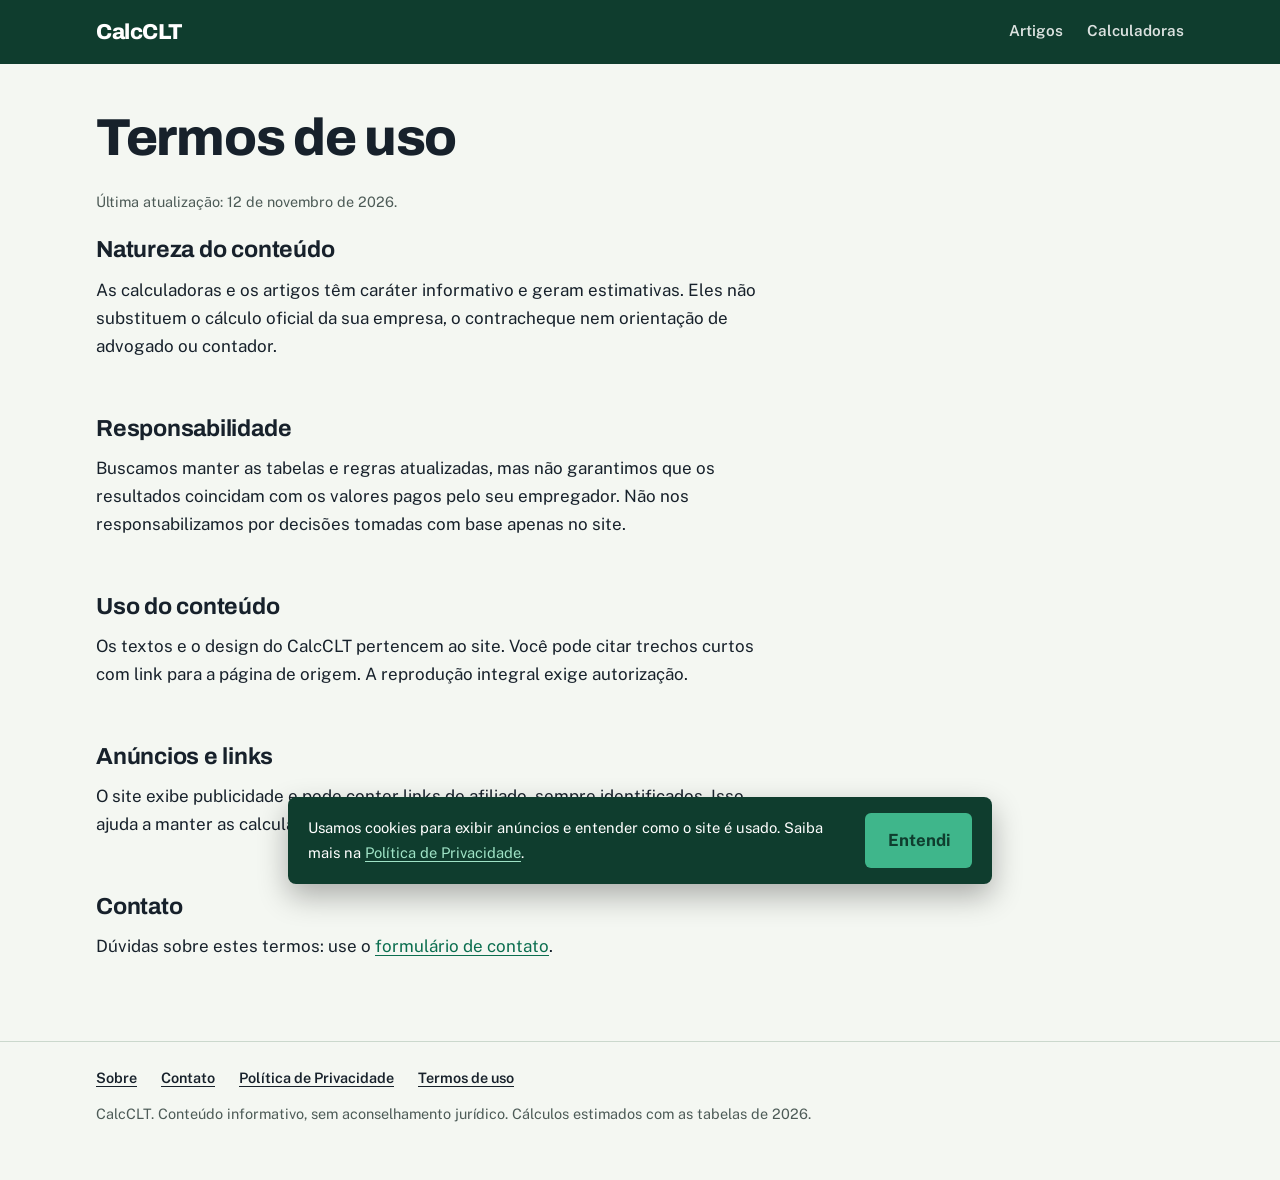
<file: termos.html>
<!doctype html>
<html lang="pt-BR">
<head>
<meta charset="utf-8">
<meta name="viewport" content="width=device-width, initial-scale=1">
<title>Termos de uso | CalcCLT</title>
<meta name="description" content="Termos de uso do CalcCLT: natureza informativa dos cálculos, limites de responsabilidade e uso do conteúdo.">
<link rel="preconnect" href="https://fonts.googleapis.com">
<link href="https://fonts.googleapis.com/css2?family=Archivo:wght@700;800&family=Public+Sans:wght@400;600&display=swap" rel="stylesheet">
<link rel="stylesheet" href="style.css">
<meta name="google-adsense-account" content="ca-pub-XXXXXXXXXXXXXXXX">
<script async src="https://pagead2.googlesyndication.com/pagead/js/adsbygoogle.js?client=ca-pub-XXXXXXXXXXXXXXXX" crossorigin="anonymous"></script>
</head>
<body>
<header class="top"><a class="brand" href="index.html">CalcCLT</a><nav><a href="index.html#artigos">Artigos</a><a href="index.html#calculadoras">Calculadoras</a></nav></header>
<main>
<article class="prose">
<h1>Termos de uso</h1>
<p class="post-meta">Última atualização: 12 de novembro de 2026.</p>
<h2>Natureza do conteúdo</h2>
<p>As calculadoras e os artigos têm caráter informativo e geram estimativas. Eles não substituem o cálculo oficial da sua empresa, o contracheque nem orientação de advogado ou contador.</p>
<h2>Responsabilidade</h2>
<p>Buscamos manter as tabelas e regras atualizadas, mas não garantimos que os resultados coincidam com os valores pagos pelo seu empregador. Não nos responsabilizamos por decisões tomadas com base apenas no site.</p>
<h2>Uso do conteúdo</h2>
<p>Os textos e o design do CalcCLT pertencem ao site. Você pode citar trechos curtos com link para a página de origem. A reprodução integral exige autorização.</p>
<h2>Anúncios e links</h2>
<p>O site exibe publicidade e pode conter links de afiliado, sempre identificados. Isso ajuda a manter as calculadoras gratuitas e não altera os resultados.</p>
<h2>Contato</h2>
<p>Dúvidas sobre estes termos: use o <a href="contato.html">formulário de contato</a>.</p>
</article>
</main>
<footer><nav class="foot"><a href="sobre.html">Sobre</a><a href="contato.html">Contato</a><a href="privacidade.html">Política de Privacidade</a><a href="termos.html">Termos de uso</a></nav><p>CalcCLT. Conteúdo informativo, sem aconselhamento jurídico. Cálculos estimados com as tabelas de 2026.</p></footer>
<script src="cookies.js" defer></script>
</body>
</html>
</file>
<file: style.css>
:root{--paper:#F4F7F2;--ink:#17212B;--muted:#4D5B57;--rule:#CBD8CD;--band:#E9F1E8;--green:#0B6E4F;--deep:#0F3D2E;--red:#A4361F;--white:#fff;--wrap:68rem;--pad:max(1.25rem,calc((100% - var(--wrap))/2))}
*{box-sizing:border-box}
html{scroll-behavior:smooth}
body{margin:0;background:var(--paper);color:var(--ink);font:17px/1.65 "Public Sans",system-ui,sans-serif;-webkit-font-smoothing:antialiased}
h1,h2,h3{font-family:"Archivo",system-ui,sans-serif;line-height:1.15;margin:0 0 .5em;letter-spacing:-.01em}
h1{font-size:clamp(2.1rem,5.5vw,3.25rem);font-weight:800;letter-spacing:-.025em}
h2{font-size:1.45rem;font-weight:700;margin-top:2.4em}
h3{font-size:1.1rem;font-weight:700;margin-top:1.6em}
p{margin:0 0 1em}
a{color:var(--green);text-underline-offset:3px}
:focus-visible{outline:3px solid #3FB68B;outline-offset:2px}
header.top{background:var(--deep);color:var(--white);padding:.9rem var(--pad);display:flex;justify-content:space-between;align-items:center;gap:1rem;flex-wrap:wrap}
header.top a{color:var(--white);text-decoration:none}
.brand{font:800 1.35rem "Archivo",sans-serif;letter-spacing:-.02em}
header.top nav{display:flex;gap:1.5rem}
header.top nav a{font-weight:600;font-size:.95rem;opacity:.85;padding:.25rem 0;border-bottom:2px solid transparent;transition:opacity .15s,border-color .15s}
header.top nav a:hover{opacity:1;border-color:#3FB68B}
main,footer{padding-left:var(--pad);padding-right:var(--pad)}
main{padding-top:2.75rem;padding-bottom:2rem}
.lead{max-width:40rem;color:var(--muted);font-size:1.15rem;margin-bottom:1.75rem}
.grid{display:grid;gap:2rem;align-items:start}
@media(min-width:56rem){.grid{grid-template-columns:23rem 1fr}.sticky{position:sticky;top:1.25rem}}
form{background:var(--white);border:1px solid var(--rule);border-radius:8px;padding:1.5rem;box-shadow:0 10px 28px -18px rgba(15,61,46,.35)}
label{display:block;font-weight:600;font-size:.95rem;margin:0 0 .35rem}
.field{margin-bottom:1.15rem}
.hint{font-size:.85rem;color:var(--muted);margin:.35rem 0 0}
input[type=number],select{width:100%;font:inherit;padding:.65rem .75rem;border:1.5px solid #9DB0A2;background:var(--white);border-radius:6px;transition:border-color .15s,box-shadow .15s}
input[type=number]:hover,select:hover{border-color:var(--green)}
input[type=number]:focus,select:focus{outline:none;border-color:var(--green);box-shadow:0 0 0 3px rgba(11,110,79,.2)}
select{appearance:none;background:var(--white) url("data:image/svg+xml,%3Csvg xmlns='http://www.w3.org/2000/svg' width='12' height='8'%3E%3Cpath d='M1 1l5 5 5-5' fill='none' stroke='%230B6E4F' stroke-width='2'/%3E%3C/svg%3E") no-repeat right .85rem center;padding-right:2.25rem}
.check{display:flex;gap:.65rem;align-items:flex-start}
.check input{margin-top:.3rem;width:1.15rem;height:1.15rem;accent-color:var(--green)}
.check label{margin:0;font-weight:500}
button,.cta{font:inherit;font-weight:700;background:var(--green);color:var(--white);border:0;padding:.85rem 1.4rem;cursor:pointer;border-radius:6px;text-decoration:none;display:inline-block;transition:background .15s,transform .1s}
button{width:100%;font-size:1.05rem}
button:hover,.cta:hover{background:#085a41}
button:active,.cta:active{transform:translateY(1px)}
.cta.alt{background:transparent;color:var(--green);box-shadow:inset 0 0 0 2px var(--green)}
.cta.alt:hover{background:var(--band)}
.slip{position:relative;background:var(--white);border:1px solid var(--rule);border-top:0;box-shadow:0 18px 36px -22px rgba(15,61,46,.5);margin-top:6px}
.slip::before{content:"";position:absolute;left:-1px;right:-1px;top:-6px;height:12px;background:radial-gradient(circle at 7px 6px,var(--paper) 4px,transparent 4.5px) 0 0/14px 12px repeat-x}
.slip h2{margin:0;padding:1.15rem 1.15rem .85rem;font-size:1.05rem}
.slip table{width:100%;border-collapse:collapse;font-variant-numeric:tabular-nums}
.slip td{padding:.55rem 1.15rem}
.slip tr:nth-child(odd) td{background:var(--band)}
.slip td:last-child{text-align:right;white-space:nowrap}
.slip .neg td:last-child{color:var(--red)}
.slip .sub td{font-weight:700;border-top:1px solid var(--rule)}
.net{display:flex;justify-content:space-between;align-items:baseline;gap:1rem;padding:1.15rem;background:var(--deep);color:var(--white);font:800 1.45rem "Archivo",sans-serif}
.note{font-size:.85rem;color:var(--muted);padding:.9rem 1.15rem;margin:0}
.msg{padding:1.5rem;background:var(--white);border:1.5px dashed #9DB0A2;border-radius:8px;color:var(--muted);margin:0}
.prose{max-width:42rem}
.prose h2:first-of-type{margin-top:1.5rem}
.prose table{border-collapse:collapse;margin:1.25rem 0;font-variant-numeric:tabular-nums;width:100%;font-size:.95rem}
.prose th,.prose td{border-bottom:1px solid var(--rule);padding:.55rem .75rem .55rem 0;text-align:left}
.prose th{font-family:"Archivo",sans-serif}
.post-meta{color:var(--muted);font-size:.9rem;margin:-.25rem 0 1.5rem}
.ad{min-height:90px;margin:2rem 0}
ul.tools{list-style:none;padding:0;margin:0;max-width:46rem}
ul.tools li{background:var(--white);border:1px solid var(--rule);border-radius:8px;padding:1.1rem 1.25rem;margin-bottom:.8rem;transition:border-color .15s,box-shadow .15s}
ul.tools li:hover{border-color:var(--green);box-shadow:0 8px 22px -16px rgba(15,61,46,.5)}
ul.tools a{font:700 1.2rem "Archivo",sans-serif;text-decoration:none;display:block}
ul.tools p{margin:.25rem 0 0}
.tag{display:inline-block;background:#FFE9A8;color:#5B4300;font-size:.8rem;font-weight:600;padding:.1rem .55rem;border-radius:99px;margin-top:.5rem}
.actions{display:flex;gap:.75rem;flex-wrap:wrap;margin:0 0 2.5rem}
footer{border-top:1px solid var(--rule);padding-top:1.5rem;padding-bottom:2.5rem;color:var(--muted);font-size:.9rem;margin-top:2rem}
@media(max-width:40rem){body{font-size:16px}main{padding-top:1.75rem}form{padding:1.15rem}.net{font-size:1.2rem}}
@media(prefers-reduced-motion:reduce){*{transition:none!important;scroll-behavior:auto!important}}
.callout{background:var(--white);border:1px solid var(--rule);border-left:5px solid var(--green);border-radius:6px;padding:1.1rem 1.25rem;margin:0 0 2rem}
.callout strong{font-family:"Archivo",sans-serif}
.callout ul{margin:.5rem 0 0;padding-left:1.2rem}
.prose ul,.prose ol{padding-left:1.3rem;margin:0 0 1.2em}
.prose li{margin-bottom:.4em}
.related{border-top:1px solid var(--rule);margin-top:2.5rem;padding-top:1.25rem}
.foot{display:flex;flex-wrap:wrap;gap:.5rem 1.5rem;margin-bottom:.75rem}
.foot a{color:var(--ink);font-weight:600}
.cookie{position:fixed;left:1rem;right:1rem;bottom:1rem;max-width:44rem;margin:0 auto;background:var(--deep);color:var(--white);padding:1rem 1.25rem;border-radius:8px;display:flex;gap:1rem;align-items:center;box-shadow:0 12px 30px rgba(0,0,0,.3);z-index:50}
.cookie p{margin:0;font-size:.92rem}.cookie a{color:#9FE3C6}
.cookie button{width:auto;white-space:nowrap;background:#3FB68B;color:var(--deep)}
@media(max-width:40rem){.cookie{flex-direction:column;align-items:stretch}}
input[type=text],input[type=email],textarea{width:100%;font:inherit;padding:.65rem .75rem;border:1.5px solid #9DB0A2;background:var(--white);border-radius:6px;transition:border-color .15s,box-shadow .15s}
input[type=text]:focus,input[type=email]:focus,textarea:focus{outline:none;border-color:var(--green);box-shadow:0 0 0 3px rgba(11,110,79,.2)}
textarea{min-height:9rem;resize:vertical}
.hp{position:absolute;left:-9999px;height:0;width:0;opacity:0}
.prose form{max-width:34rem;margin:1.25rem 0 2rem}
.ad{display:none;min-height:0;margin:2rem 0;max-width:46rem}
.ad:has(ins[data-ad-status="filled"]){display:block}
.ad small{display:block;font-size:.75rem;color:var(--muted);margin-bottom:.25rem}
.afiliado{background:var(--white);border:1.5px solid var(--green);border-radius:8px;padding:1.25rem 1.4rem;margin:2.25rem 0;max-width:42rem}
.afiliado h3{margin:.1rem 0 .5rem;font-size:1.2rem}
.afiliado .pub{font-size:.8rem;color:var(--muted);margin:0 0 .3rem}
.afiliado .nota{font-size:.82rem;color:var(--muted);margin:.8rem 0 0}
.grupo{display:flex}
.grupo>*{border-radius:0}
.grupo>:first-child{border-radius:6px 0 0 6px}
.grupo>:last-child{border-radius:0 6px 6px 0}
.grupo>input{flex:1;min-width:0}
.grupo>select{width:7.5rem;flex:none;margin-left:-1.5px}
.grupo>span{background:var(--band);border:1.5px solid #9DB0A2;border-right:0;padding:.65rem .8rem;display:flex;align-items:center;font-weight:600}
.evo-wrap{overflow-x:auto;margin-top:1.25rem;background:var(--white);border:1px solid var(--rule);border-radius:8px}
.evo{width:100%;border-collapse:collapse;font-size:.92rem;font-variant-numeric:tabular-nums}
.evo th,.evo td{padding:.5rem .9rem;text-align:right;white-space:nowrap}
.evo th:first-child,.evo td:first-child{text-align:left}
.evo thead th{background:var(--band);font-family:"Archivo",sans-serif}
.evo tbody tr:nth-child(even){background:#F7FAF6}
.oferta{background:var(--deep);color:var(--white);border-radius:10px;padding:1.75rem 1.6rem;margin:2.25rem 0;max-width:42rem;box-shadow:0 18px 36px -22px rgba(15,61,46,.7)}
.oferta .pub{font-size:.78rem;color:#9FD9C0;margin:0 0 .6rem}
.oferta h3{font-size:clamp(1.4rem,3.6vw,1.8rem);line-height:1.15;margin:0 0 .6rem;color:var(--white)}
.oferta .sub{color:#D4E8DD;margin:0 0 1rem}
.oferta ul{list-style:none;padding:0;margin:0 0 1.4rem}
.oferta li{position:relative;padding-left:1.7rem;margin-bottom:.5rem}
.oferta li::before{content:"✓";position:absolute;left:0;color:#FFC93C;font-weight:800}
.oferta .btn{display:inline-block;background:#FFC93C;color:var(--deep);font:800 1.1rem "Archivo",sans-serif;padding:.95rem 1.6rem;border-radius:8px;text-decoration:none;transition:background .15s,transform .1s}
.oferta .btn:hover{background:#FFD866}
.oferta .btn:active{transform:translateY(1px)}
.oferta .micro{font-size:.82rem;color:#BFD9CC;margin:.9rem 0 0}
@media(max-width:40rem){.oferta{padding:1.35rem 1.15rem}.oferta .btn{display:block;text-align:center}}
.faixa{background:#FFF1C1;border-bottom:1px solid #E8D48A;padding:.7rem var(--pad);display:flex;flex-wrap:wrap;gap:.5rem 1rem;align-items:center}
.faixa .pub{font-size:.72rem;color:#6B5A1E;background:#F5E19A;border-radius:4px;padding:.1rem .45rem}
.faixa p{margin:0;flex:1 1 18rem;font-size:.95rem}
.faixa a{background:var(--deep);color:var(--white);font-weight:700;font-size:.92rem;padding:.5rem 1rem;border-radius:6px;text-decoration:none;white-space:nowrap}
.faixa a:hover{background:#0b2d22}
</file>
